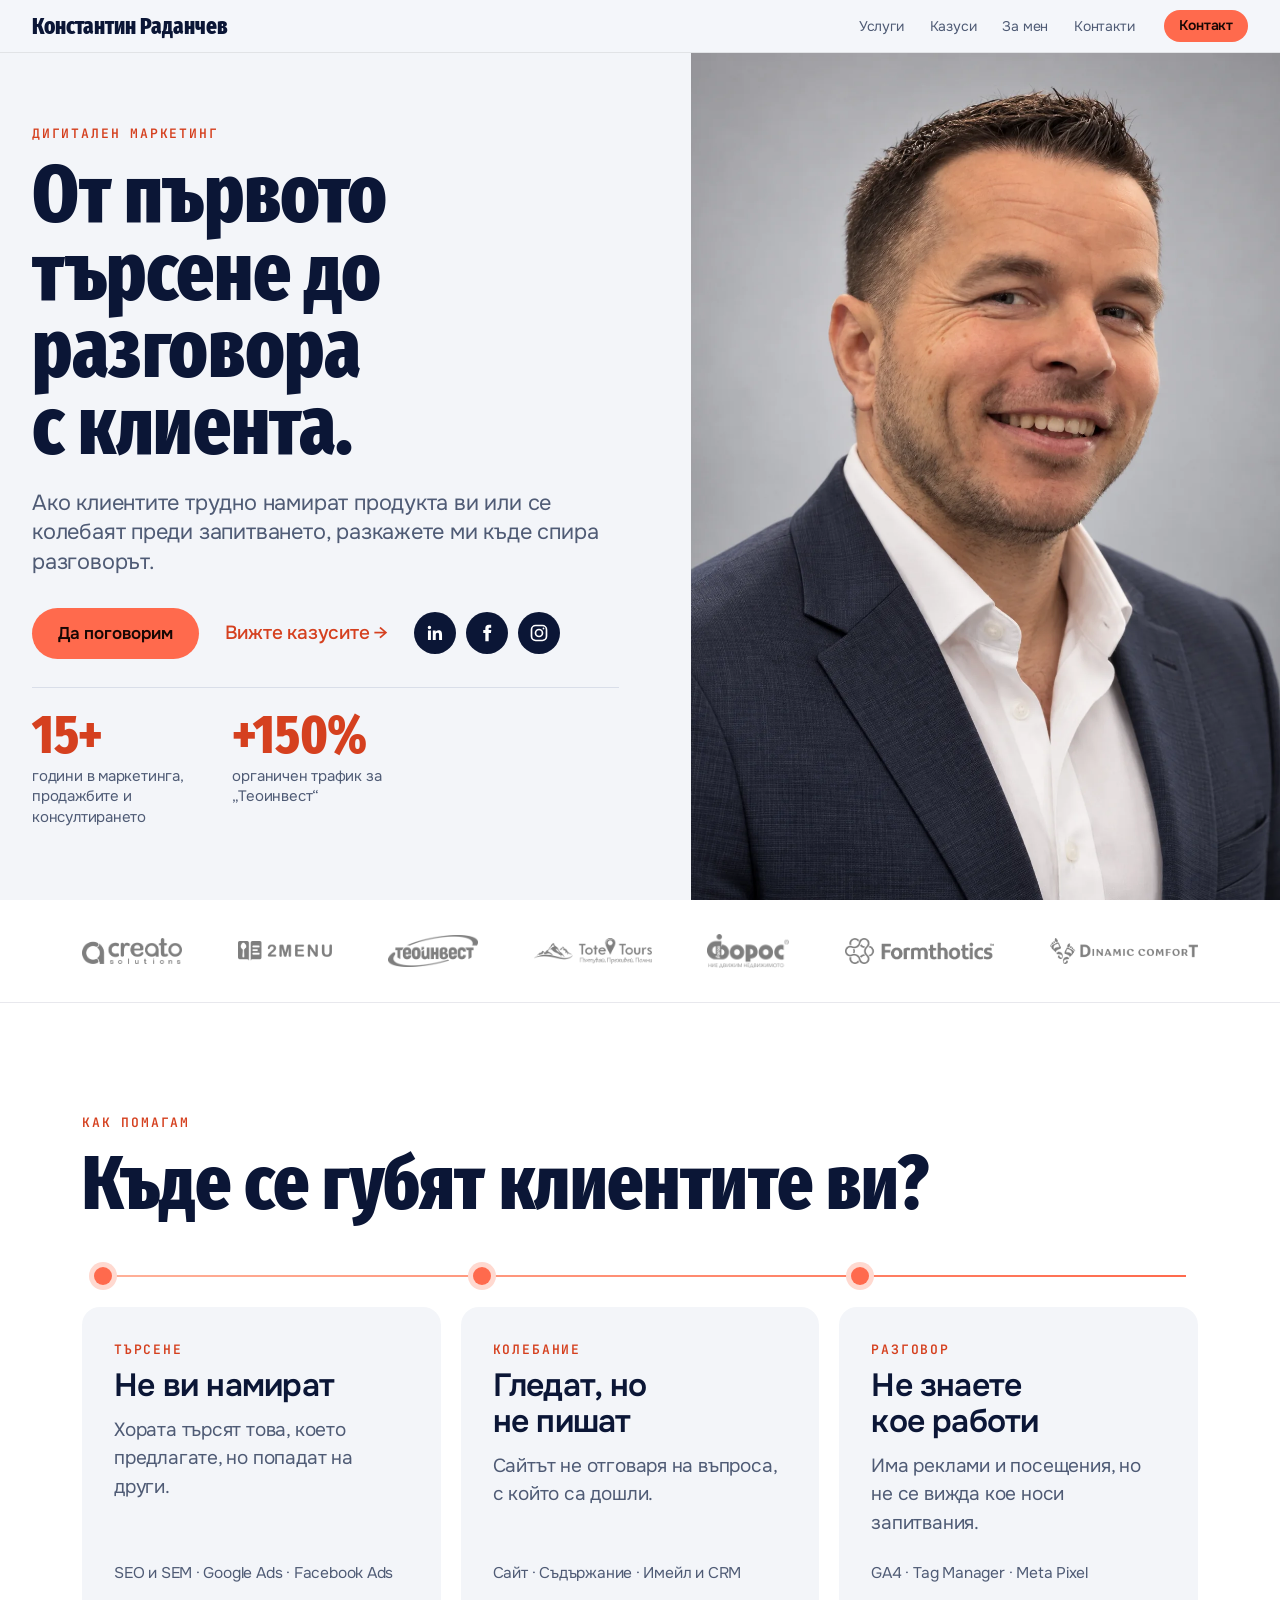
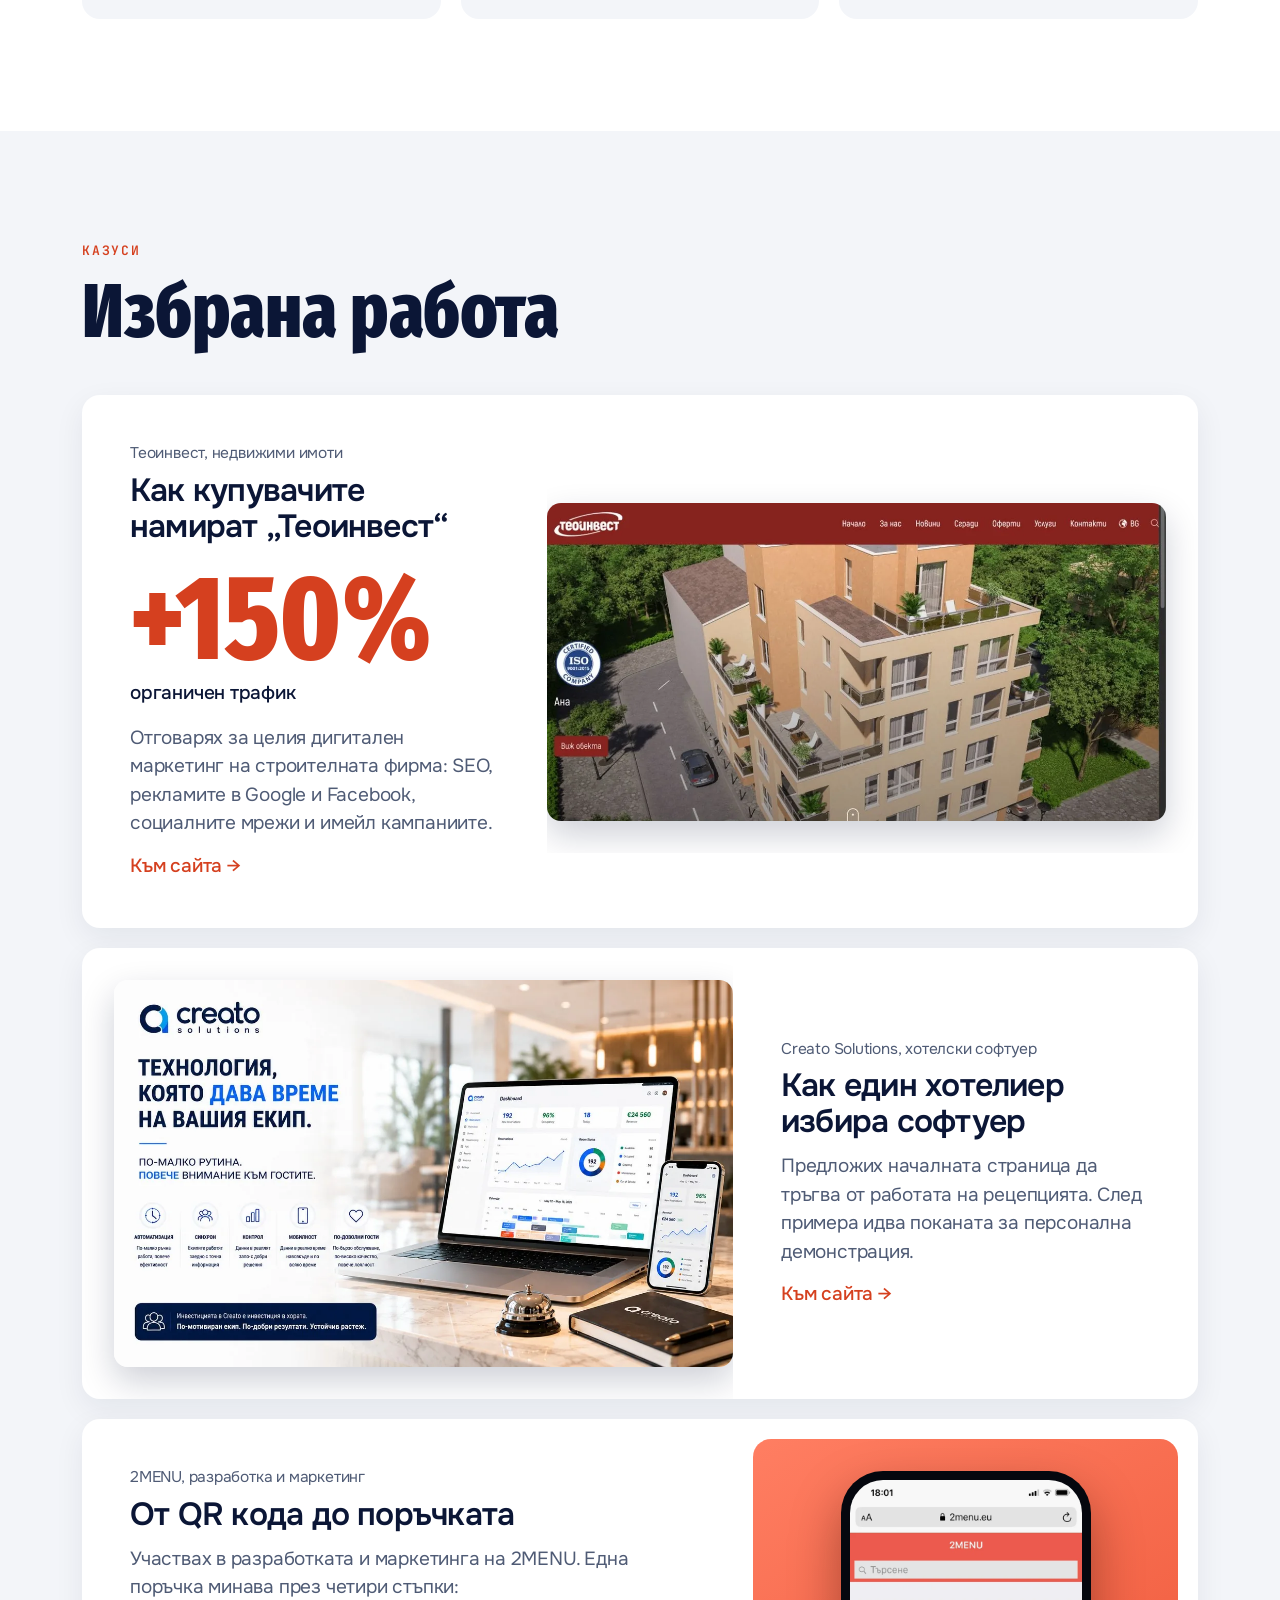
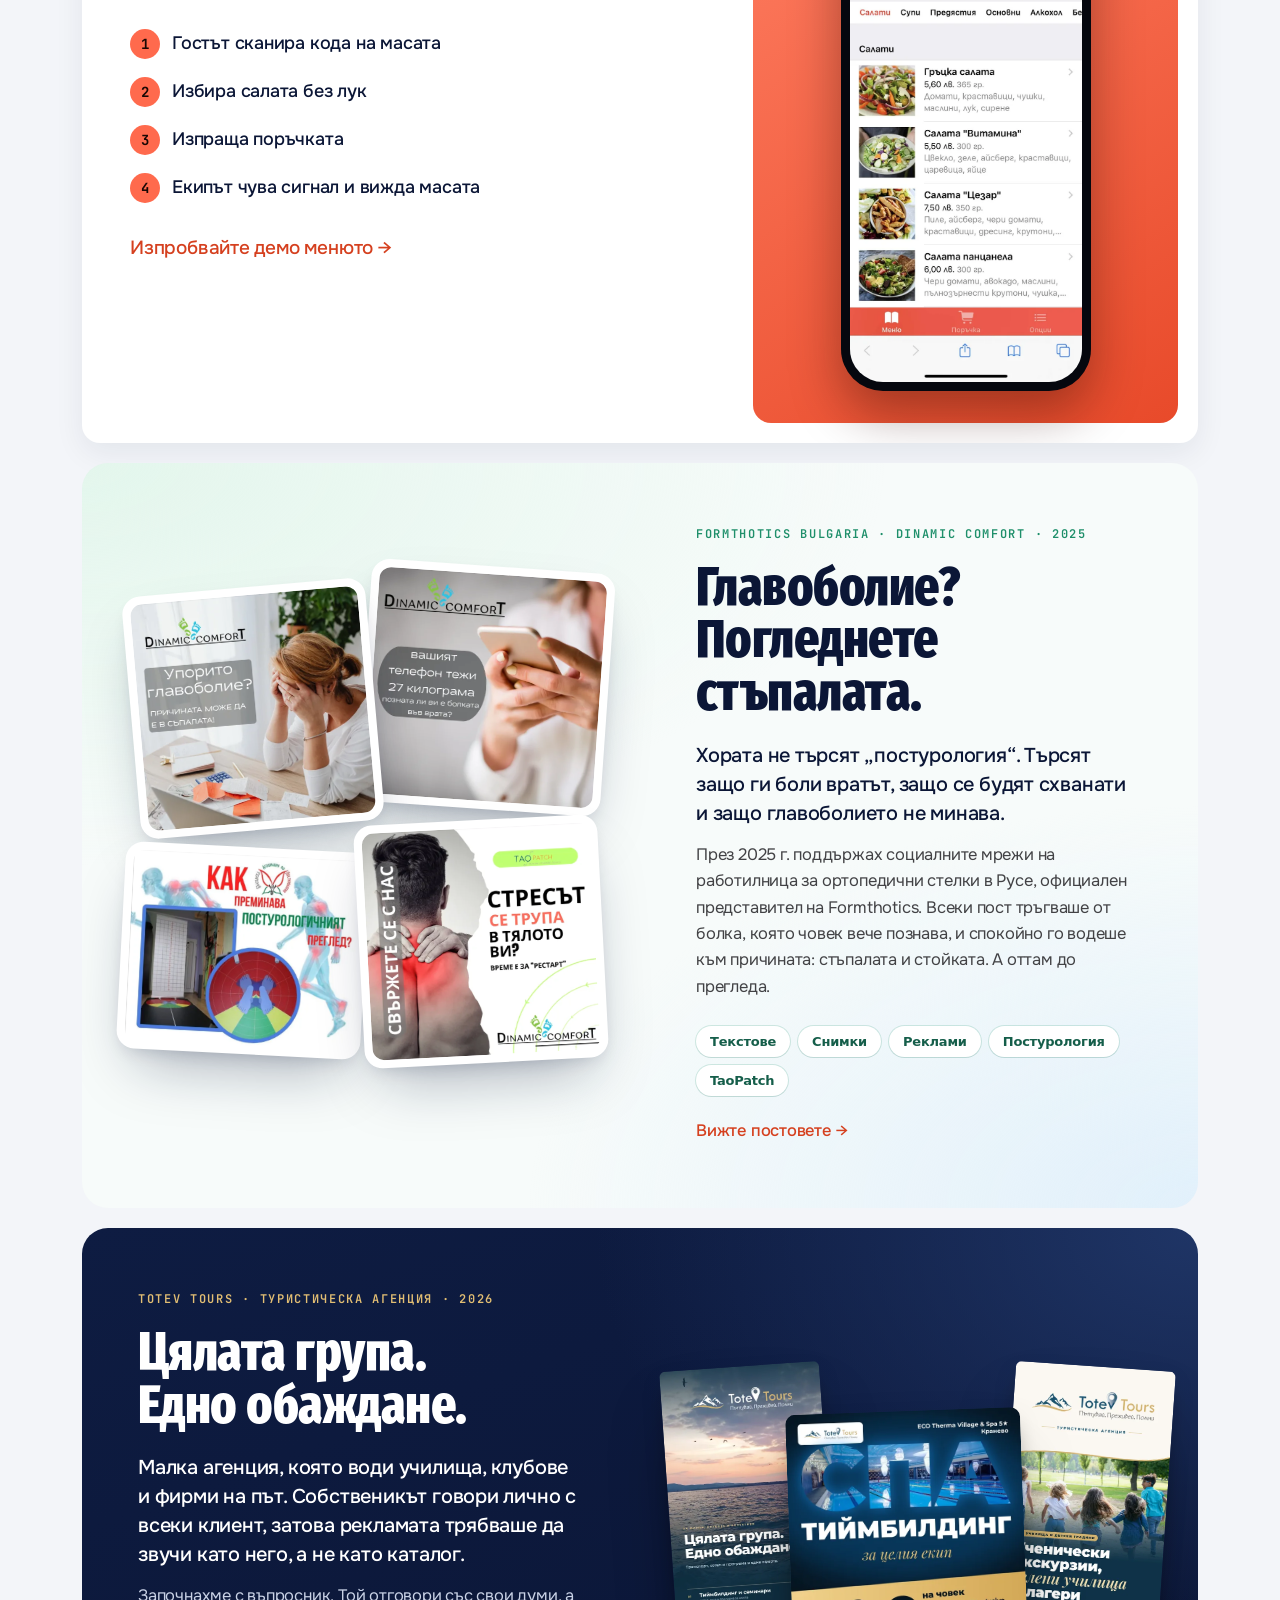
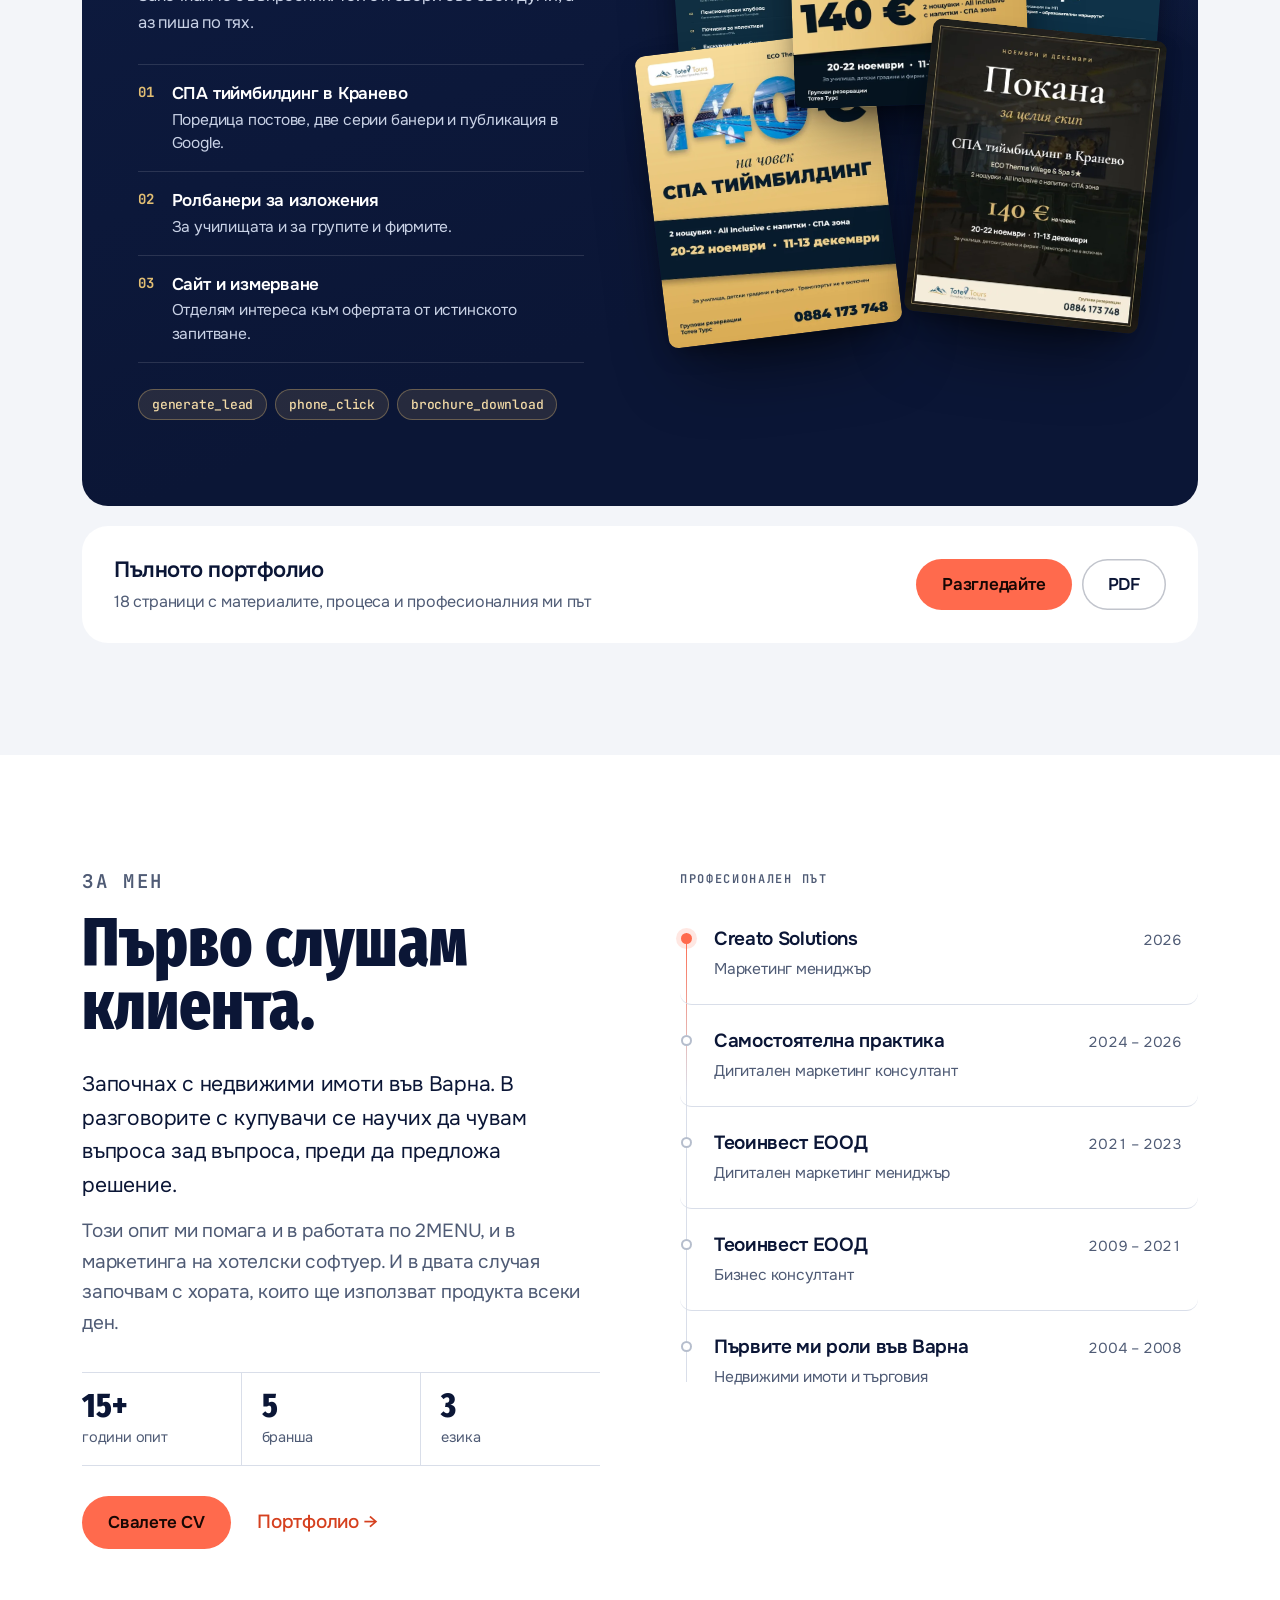
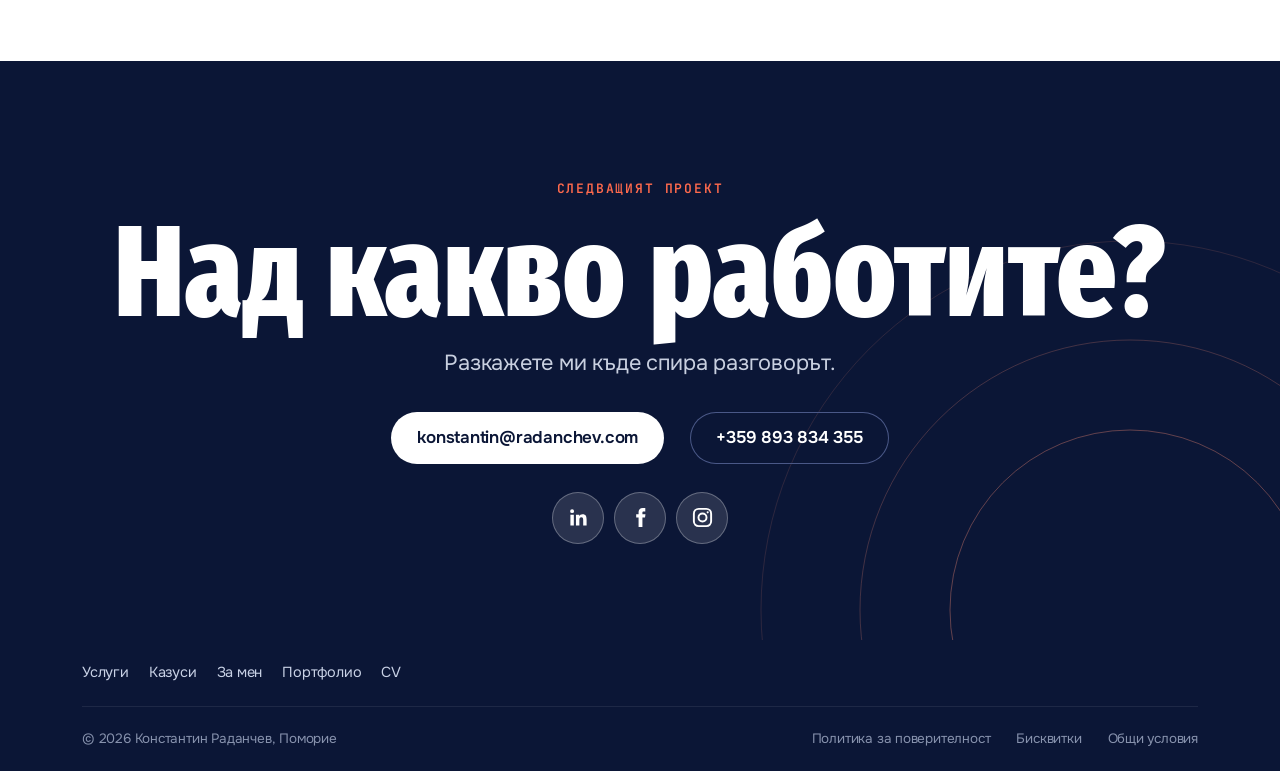
<file: index.html>
<!DOCTYPE html>
<html lang="bg">
<head>
<!-- Google Tag Manager -->
<script>(function(w,d,s,l,i){w[l]=w[l]||[];w[l].push({'gtm.start':
new Date().getTime(),event:'gtm.js'});var f=d.getElementsByTagName(s)[0],
j=d.createElement(s),dl=l!='dataLayer'?'&l='+l:'';j.async=true;j.src=
'https://www.googletagmanager.com/gtm.js?id='+i+dl;f.parentNode.insertBefore(j,f);
})(window,document,'script','dataLayer','GTM-PM62FV69');</script>
<!-- End Google Tag Manager -->

<meta charset="utf-8"><meta name="darkreader-lock"><meta name="robots" content="noindex, nofollow">
<meta name="viewport" content="width=device-width, initial-scale=1, viewport-fit=cover">
<meta name="theme-color" content="#F3F5F9">
<title>Константин Раданчев | Дигитален маркетинг консултант</title>
<meta name="description" content="Дигитален маркетинг за малки и средни фирми: SEO, Google и Facebook реклами, сайт, имейл, CRM и измерване на резултатите. Разкажете ми къде спира разговорът с клиента.">
<meta name="author" content="Константин Раданчев">
<link rel="canonical" href="https://radanchev.com/">
<meta property="og:type" content="website">
<meta property="og:locale" content="bg_BG">
<meta property="og:title" content="Константин Раданчев | От първото търсене до разговора с клиента">
<meta property="og:description" content="Дигитален маркетинг за фирми, чиито клиенти трудно ги намират или се колебаят преди запитването.">
<meta property="og:url" content="https://radanchev.com/">
<meta property="og:image" content="https://radanchev.com/assets/img/og-image.jpg">
<meta property="og:image:width" content="1200"><meta property="og:image:height" content="630">
<link rel="icon" href="favicon.ico" sizes="48x48"><link rel="icon" href="assets/img/favicon.svg" type="image/svg+xml"><link rel="apple-touch-icon" href="assets/img/apple-touch-icon.png"><link rel="manifest" href="site.webmanifest">
<link rel="stylesheet" href="assets/style.css?v=20261111">
<script type="application/ld+json">{"@context":"https://schema.org","@graph":[{"@type":"Person","name":"Константин Раданчев","jobTitle":"Дигитален маркетинг консултант","url":"https://radanchev.com/","email":"mailto:konstantin@radanchev.com","telephone":"+359893834355","address":{"@type":"PostalAddress","addressLocality":"Поморие","addressCountry":"BG"},"areaServed":{"@type":"Country","name":"България"},"sameAs":["https://www.linkedin.com/in/konstantin-radanchev","https://www.facebook.com/konstantin.radanchev","https://www.instagram.com/konstantinradanchev/"],"@id":"https://radanchev.com/#person"},{"@type":"ProfessionalService","@id":"https://radanchev.com/#service","name":"Константин Раданчев, дигитален маркетинг","url":"https://radanchev.com/","image":"https://radanchev.com/assets/img/og-image.jpg","email":"konstantin@radanchev.com","telephone":"+359893834355","address":{"@type":"PostalAddress","addressLocality":"Поморие","addressCountry":"BG"},"areaServed":{"@type":"Country","name":"България"},"founder":{"@id":"https://radanchev.com/#person"}}]}</script>
</head>
<body>
<!-- Google Tag Manager (noscript) -->
<noscript><iframe src="https://www.googletagmanager.com/ns.html?id=GTM-PM62FV69"
height="0" width="0" style="display:none;visibility:hidden"></iframe></noscript>
<!-- End Google Tag Manager (noscript) -->

<a class="skip" href="#main">Към съдържанието</a>
<header class="nav"><div class="wrap nav-in">
<a class="brand" href="#top">Константин Раданчев</a>
<nav aria-label="Основна навигация"><a href="#uslugi">Услуги</a><a href="#rabota">Казуси</a><a href="#za-men">За мен</a><a href="#kontakt">Контакти</a></nav>
<a class="btn sm" href="#kontakt">Контакт</a>
</div></header>

<main id="main">
<section class="hero" id="top">
<div class="hero-t"><div class="hero-in">
<p class="eb">Дигитален маркетинг</p>
<h1>От първото търсене до разговора с клиента.</h1>
<p class="lead">Ако клиентите трудно намират продукта ви или се колебаят преди запитването, разкажете ми къде спира разговорът.</p>
<div class="acts"><a class="btn" href="#kontakt">Да поговорим</a><a class="tlink" href="#rabota">Вижте казусите <span class="ar" aria-hidden="true">→</span></a><div class="socs dk"><a href="https://www.linkedin.com/in/konstantin-radanchev" rel="noopener me" target="_blank" aria-label="LinkedIn"><svg viewBox="0 0 24 24" aria-hidden="true"><path fill="currentColor" d="M20.447 20.452h-3.554v-5.569c0-1.328-.027-3.037-1.852-3.037-1.853 0-2.136 1.445-2.136 2.939v5.667H9.351V9h3.414v1.561h.046c.477-.9 1.637-1.85 3.37-1.85 3.601 0 4.267 2.37 4.267 5.455v6.286zM5.337 7.433a2.062 2.062 0 1 1 0-4.124 2.062 2.062 0 0 1 0 4.124zM7.119 20.452H3.555V9h3.564v11.452z"/></svg></a><a href="https://www.facebook.com/konstantin.radanchev" rel="noopener me" target="_blank" aria-label="Facebook"><svg viewBox="0 0 24 24" aria-hidden="true"><path fill="currentColor" d="M14 8.5V6.8c0-.8.5-1 1-1h2V2.2L14.3 2C11.4 2 10 3.7 10 6.3v2.2H7.5V12H10v10h4V12h2.7l.5-3.5H14z"/></svg></a><a href="https://www.instagram.com/konstantinradanchev/" rel="noopener me" target="_blank" aria-label="Instagram"><svg viewBox="0 0 24 24" aria-hidden="true" fill="none" stroke="currentColor" stroke-width="2"><rect x="3" y="3" width="18" height="18" rx="5"/><circle cx="12" cy="12" r="4.2"/><circle cx="17.4" cy="6.6" r="1.1" fill="currentColor" stroke="none"/></svg></a></div></div>
<dl class="facts"><div><dt>15+</dt><dd>години в маркетинга, продажбите и консултирането</dd></div><div><dt>+150%</dt><dd>органичен трафик за „Теоинвест“</dd></div></dl>
</div></div>
<figure class="hero-p"><img src="assets/img/hero.webp" width="1240" height="1653" alt="Константин Раданчев" fetchpriority="high"></figure>
</section>

<section class="logos" aria-label="Фирми, с които съм работил"><div class="wrap lg-in">
<img src="assets/img/creato_w.png" alt="Creato Solutions" loading="lazy">
<img src="assets/img/2menu_w.png" alt="2MENU" loading="lazy">
<img src="assets/img/teoinvest_w.png" alt="Теоинвест" loading="lazy">
<img src="assets/img/totev_w.png" alt="Totev Tours" loading="lazy">
<img src="assets/img/foros_w.png" alt="Форос" loading="lazy">
<img src="assets/img/formthotics_w.png" alt="Formthotics Bulgaria" loading="lazy">
<img src="assets/img/dinamic_w.png" alt="Dinamic Comfort" loading="lazy">
</div></section>

<section class="sec" id="uslugi"><div class="wrap">
<p class="eb d r">Как помагам</p>
<h2 class="r">Къде се губят клиентите ви?</h2>
<ol class="svc">
<li class="r"><span class="st">Търсене</span><h3>Не ви намират</h3><p>Хората търсят това, което предлагате, но попадат на други.</p><p class="sm">SEO и SEM · Google Ads · Facebook Ads</p></li>
<li class="r"><span class="st">Колебание</span><h3>Гледат, но не пишат</h3><p>Сайтът не отговаря на въпроса, с който са дошли.</p><p class="sm">Сайт · Съдържание · Имейл и CRM</p></li>
<li class="r"><span class="st">Разговор</span><h3>Не знаете кое работи</h3><p>Има реклами и посещения, но не се вижда кое носи запитвания.</p><p class="sm">GA4 · Tag Manager · Meta Pixel</p></li>
</ol>
</div></section>

<section class="sec alt" id="rabota"><div class="wrap">
<p class="eb d r">Казуси</p>
<h2 class="r">Избрана работа</h2>
<article class="tile lead-t r">
<div class="tx"><p class="sm">Теоинвест, недвижими имоти</p><h3>Как купувачите намират „Теоинвест“</h3><p class="res">+150%</p><p class="resl">органичен трафик</p><p>Отговарях за целия дигитален маркетинг на строителната фирма: SEO, рекламите в Google и Facebook, социалните мрежи и имейл кампаниите.</p><p><a class="tlink" href="https://teoinvest.com/bg" rel="noopener" target="_blank">Към сайта <span class="ar" aria-hidden="true">→</span></a></p></div>
<a class="sh" href="https://teoinvest.com/bg" rel="noopener" target="_blank" aria-label="Сайтът на Теоинвест"><img src="assets/img/teo_site.webp" width="1200" height="617" alt="" loading="lazy"></a>
</article>
<article class="tile lead-t rev r">
<a class="sh" href="https://creato.solutions/" rel="noopener" target="_blank" aria-label="Сайтът на Creato Solutions"><img src="assets/img/creato_vision.webp" width="1200" height="750" alt="" loading="lazy"></a>
<div class="tx"><p class="sm">Creato Solutions, хотелски софтуер</p><h3>Как един хотелиер избира софтуер</h3><p>Предложих началната страница да тръгва от работата на рецепцията. След примера идва поканата за персонална демонстрация.</p><p><a class="tlink" href="https://creato.solutions/" rel="noopener" target="_blank">Към сайта <span class="ar" aria-hidden="true">→</span></a></p></div>
</article>
<article class="tile menu r">
<div class="tx"><p class="sm">2MENU, разработка и маркетинг</p><h3>От QR кода до поръчката</h3><p>Участвах в разработката и маркетинга на 2MENU. Една поръчка минава през четири стъпки:</p>
<ol class="flow"><li><i>1</i>Гостът сканира кода на масата</li><li><i>2</i>Избира салата без лук</li><li><i>3</i>Изпраща поръчката</li><li><i>4</i>Екипът чува сигнал и вижда масата</li></ol>
<p><a class="tlink" href="https://2menu.eu/demo" rel="noopener" target="_blank">Изпробвайте демо менюто <span class="ar" aria-hidden="true">→</span></a></p></div>
<a class="ph-p" href="https://2menu.eu/demo" rel="noopener" target="_blank" aria-label="Демо менюто на 2MENU"><span class="ph"><img src="assets/img/menu_phone.webp" width="640" height="1385" alt="Менюто на 2MENU в телефон" loading="lazy"></span></a>
</article>
<article class="case case-dc r">
<div class="stage-dc" aria-hidden="true">
<figure class="post p1"><img src="assets/img/dc_head.webp" width="600" height="599" alt="" loading="lazy"></figure>
<figure class="post p2"><img src="assets/img/dc_phone.webp" width="600" height="599" alt="" loading="lazy"></figure>
<figure class="post p3"><img src="assets/img/dc_exam.webp" width="600" height="502" alt="" loading="lazy"></figure>
<figure class="post p4"><img src="assets/img/dc_stress.webp" width="600" height="599" alt="" loading="lazy"></figure>
</div>
<div class="cx">
<p class="kick">Formthotics Bulgaria · Dinamic Comfort · 2025</p>
<h3 class="big">Главоболие? Погледнете стъпалата.</h3>
<p class="lede">Хората не търсят „постурология“. Търсят защо ги боли вратът, защо се будят схванати и защо главоболието не минава.</p>
<p>През 2025 г. поддържах социалните мрежи на работилница за ортопедични стелки в Русе, официален представител на Formthotics. Всеки пост тръгваше от болка, която човек вече познава, и спокойно го водеше към причината: стъпалата и стойката. А оттам до прегледа.</p>
<ul class="chips"><li>Текстове</li><li>Снимки</li><li>Реклами</li><li>Постурология</li><li>TaoPatch</li></ul>
<p><a class="tlink" href="https://www.facebook.com/Dinamic.Comfort" rel="noopener" target="_blank">Вижте постовете <span class="ar" aria-hidden="true">→</span></a></p>
</div>
</article>
<article class="case case-tt r">
<div class="cx">
<p class="kick">Totev Tours · туристическа агенция · 2026</p>
<h3 class="big">Цялата група. Едно обаждане.</h3>
<p class="lede">Малка агенция, която води училища, клубове и фирми на път. Собственикът говори лично с всеки клиент, затова рекламата трябваше да звучи като него, а не като каталог.</p>
<p>Започнахме с въпросник. Той отговори със свои думи, а аз пиша по тях.</p>
<ol class="steps">
<li><b>01</b><span><strong>СПА тиймбилдинг в Кранево</strong>Поредица постове, две серии банери и публикация в Google.</span></li>
<li><b>02</b><span><strong>Ролбанери за изложения</strong>За училищата и за групите и фирмите.</span></li>
<li><b>03</b><span><strong>Сайт и измерване</strong>Отделям интереса към офертата от истинското запитване.</span></li>
</ol>
<ul class="chips code"><li>generate_lead</li><li>phone_click</li><li>brochure_download</li></ul>
</div>
<div class="stage-tt" aria-hidden="true">
<img class="roll r1" src="assets/img/tt_roll_groups.webp" width="440" height="1035" alt="" loading="lazy">
<img class="roll r2" src="assets/img/tt_roll_school.webp" width="440" height="1035" alt="" loading="lazy">
<img class="ban b1" src="assets/img/tt_spa.webp" width="600" height="750" alt="" loading="lazy">
<img class="ban b2" src="assets/img/tt_price.webp" width="600" height="750" alt="" loading="lazy">
<img class="ban b3" src="assets/img/tt_invite.webp" width="600" height="750" alt="" loading="lazy">
</div>
</article>
<div class="more pf-cta r"><div><b>Пълното портфолио</b><span>18 страници с материалите, процеса и професионалния ми път</span></div><p><a class="btn" href="portfolio/">Разгледайте</a><a class="btn line-d" href="portfolio/Konstantin_Radanchev_Portfolio_2026.pdf" download>PDF</a></p></div>
</div></section>

<section class="sec ab4" id="za-men"><div class="wrap ab4-g">
<div class="ab4-l r">
<p class="eb d">За мен</p>
<h2>Първо слушам<br>клиента.</h2>
<p class="ab4-lead">Започнах с недвижими имоти във Варна. В разговорите с купувачи се научих да чувам въпроса зад въпроса, преди да предложа решение.</p>
<p>Този опит ми помага и в работата по 2MENU, и в маркетинга на хотелски софтуер. И в двата случая започвам с хората, които ще използват продукта всеки ден.</p>
<ul class="ab4-facts"><li><b>15+</b>години опит</li><li><b>5</b>бранша</li><li><b>3</b>езика</li></ul>
<p class="ab4-acts"><a class="btn" href="cv.pdf">Свалете CV</a><a class="tlink" href="portfolio/">Портфолио <span class="ar" aria-hidden="true">→</span></a></p>
</div>
<div class="ab4-r r">
<p class="ab4-cap">Професионален път</p>
<ol class="ab4-tl">
<li class="now"><div><b>Creato Solutions</b><span>Маркетинг мениджър</span></div><time>2026</time></li>
<li><div><b>Самостоятелна практика</b><span>Дигитален маркетинг консултант</span></div><time>2024 – 2026</time></li>
<li><div><b>Теоинвест ЕООД</b><span>Дигитален маркетинг мениджър</span></div><time>2021 – 2023</time></li>
<li><div><b>Теоинвест ЕООД</b><span>Бизнес консултант</span></div><time>2009 – 2021</time></li>
<li><div><b>Първите ми роли във Варна</b><span>Недвижими имоти и търговия</span></div><time>2004 – 2008</time></li>
</ol>
</div>
</div></section>

<section class="contact" id="kontakt"><svg class="rings" viewBox="0 0 1000 1000" fill="none" aria-hidden="true"><g stroke="#FF8E75"><circle cx="500" cy="500" r="200" opacity=".4"/><circle cx="500" cy="500" r="300" opacity=".26"/><circle cx="500" cy="500" r="410" opacity=".16"/></g></svg><div class="wrap">
<p class="eb r">Следващият проект</p>
<h2 class="r">Над какво работите?</h2>
<p class="lead r">Разкажете ми къде спира разговорът.</p>
<p class="acts r"><a class="btn light" href="mailto:konstantin@radanchev.com?subject=%D0%9D%D0%B0%D0%B4%20%D0%BA%D0%B0%D0%BA%D0%B2%D0%BE%20%D1%80%D0%B0%D0%B1%D0%BE%D1%82%D0%B8%D0%BC">konstantin@radanchev.com</a><a class="btn line" href="tel:+359893834355">+359 893 834 355</a></p>
<div class="socs lt r"><a href="https://www.linkedin.com/in/konstantin-radanchev" rel="noopener me" target="_blank" aria-label="LinkedIn"><svg viewBox="0 0 24 24" aria-hidden="true"><path fill="currentColor" d="M20.447 20.452h-3.554v-5.569c0-1.328-.027-3.037-1.852-3.037-1.853 0-2.136 1.445-2.136 2.939v5.667H9.351V9h3.414v1.561h.046c.477-.9 1.637-1.85 3.37-1.85 3.601 0 4.267 2.37 4.267 5.455v6.286zM5.337 7.433a2.062 2.062 0 1 1 0-4.124 2.062 2.062 0 0 1 0 4.124zM7.119 20.452H3.555V9h3.564v11.452z"/></svg></a><a href="https://www.facebook.com/konstantin.radanchev" rel="noopener me" target="_blank" aria-label="Facebook"><svg viewBox="0 0 24 24" aria-hidden="true"><path fill="currentColor" d="M14 8.5V6.8c0-.8.5-1 1-1h2V2.2L14.3 2C11.4 2 10 3.7 10 6.3v2.2H7.5V12H10v10h4V12h2.7l.5-3.5H14z"/></svg></a><a href="https://www.instagram.com/konstantinradanchev/" rel="noopener me" target="_blank" aria-label="Instagram"><svg viewBox="0 0 24 24" aria-hidden="true" fill="none" stroke="currentColor" stroke-width="2"><rect x="3" y="3" width="18" height="18" rx="5"/><circle cx="12" cy="12" r="4.2"/><circle cx="17.4" cy="6.6" r="1.1" fill="currentColor" stroke="none"/></svg></a></div>
</div></section>
</main>

<footer class="ft fS"><div class="wrap">
<div class="fS-row"><nav class="fS-nav" aria-label="Страници"><a href="#uslugi">Услуги</a><a href="#rabota">Казуси</a><a href="#za-men">За мен</a><a href="portfolio/">Портфолио</a><a href="cv.pdf">CV</a></nav></div>
<div class="fS-row fS-bot"><span>© 2026 Константин Раданчев, Поморие</span><nav aria-label="Правна информация"><a href="poveritelnost/">Политика за поверителност</a><a href="poveritelnost/#biskvitki">Бисквитки</a><a href="usloviya/">Общи условия</a></nav></div>
</div></footer>
<script src="assets/main.js?v=20261111" defer></script>
</body>
</html>
</file>
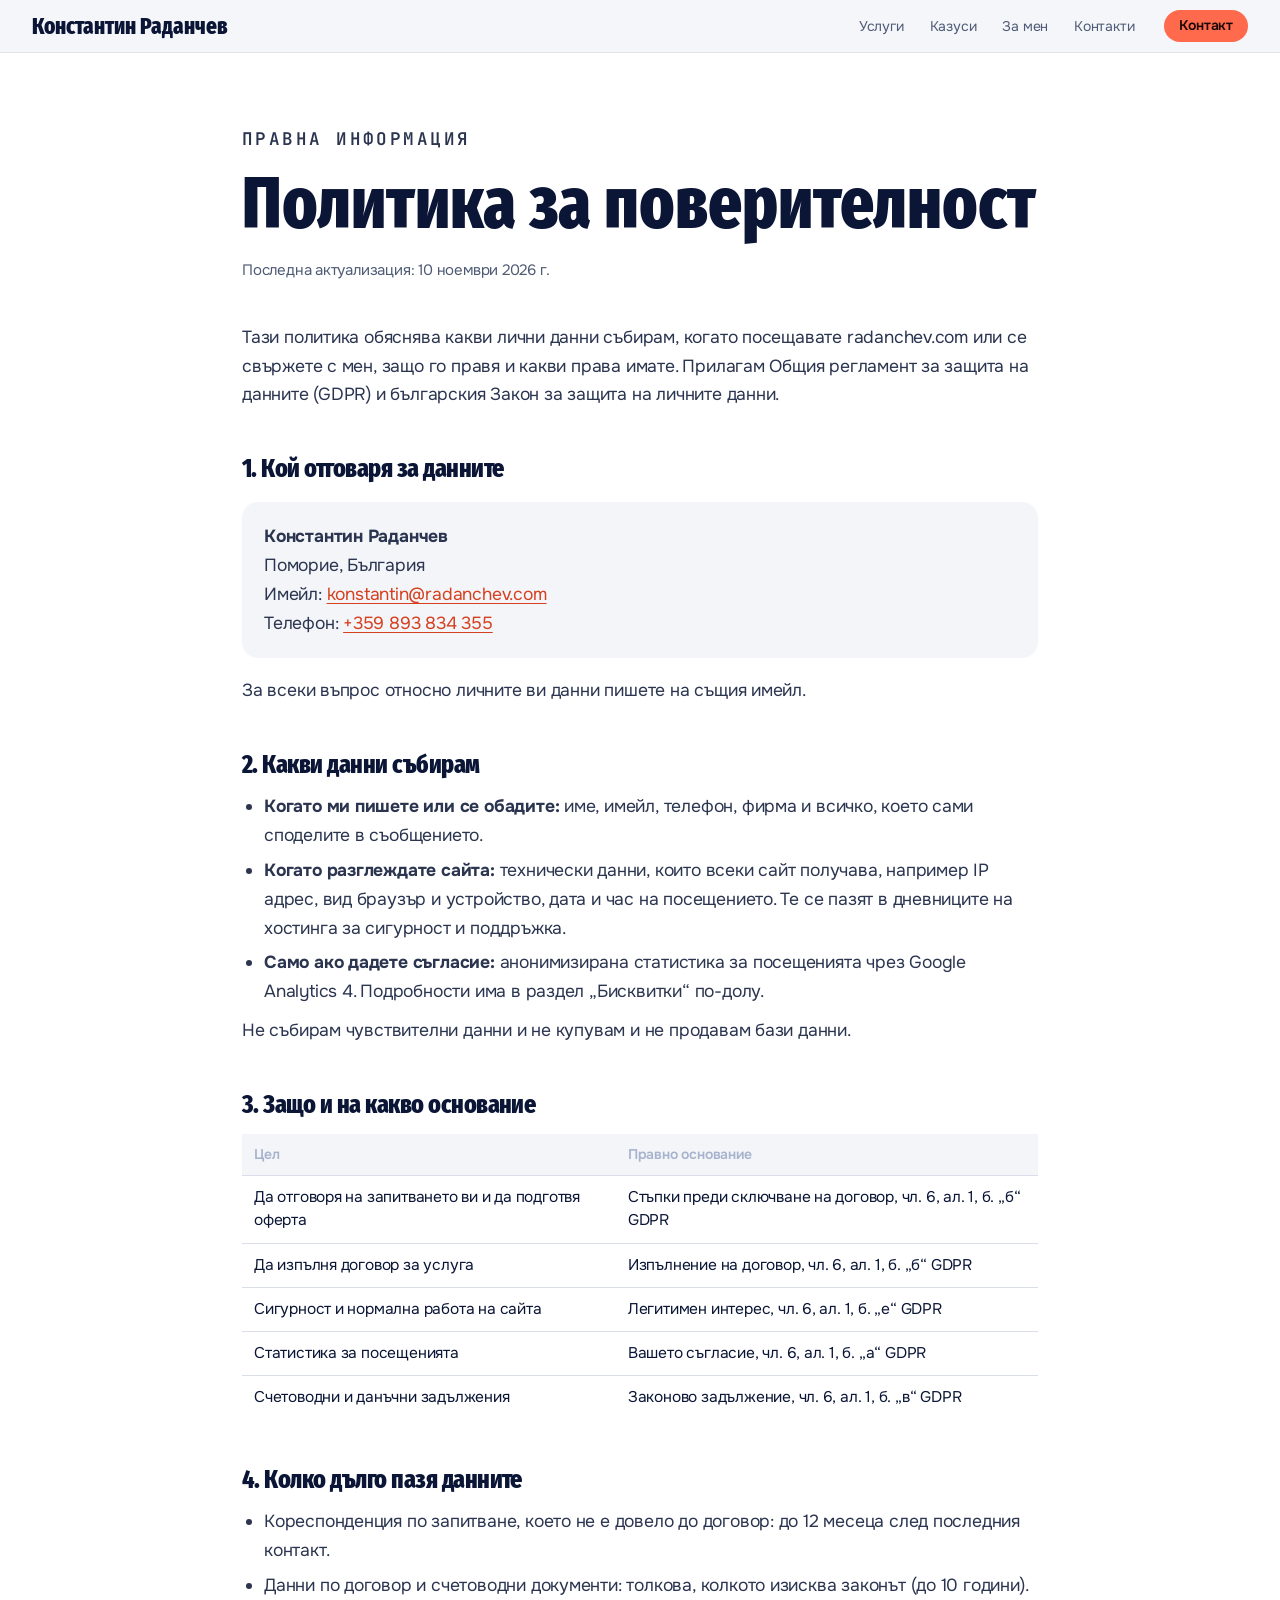
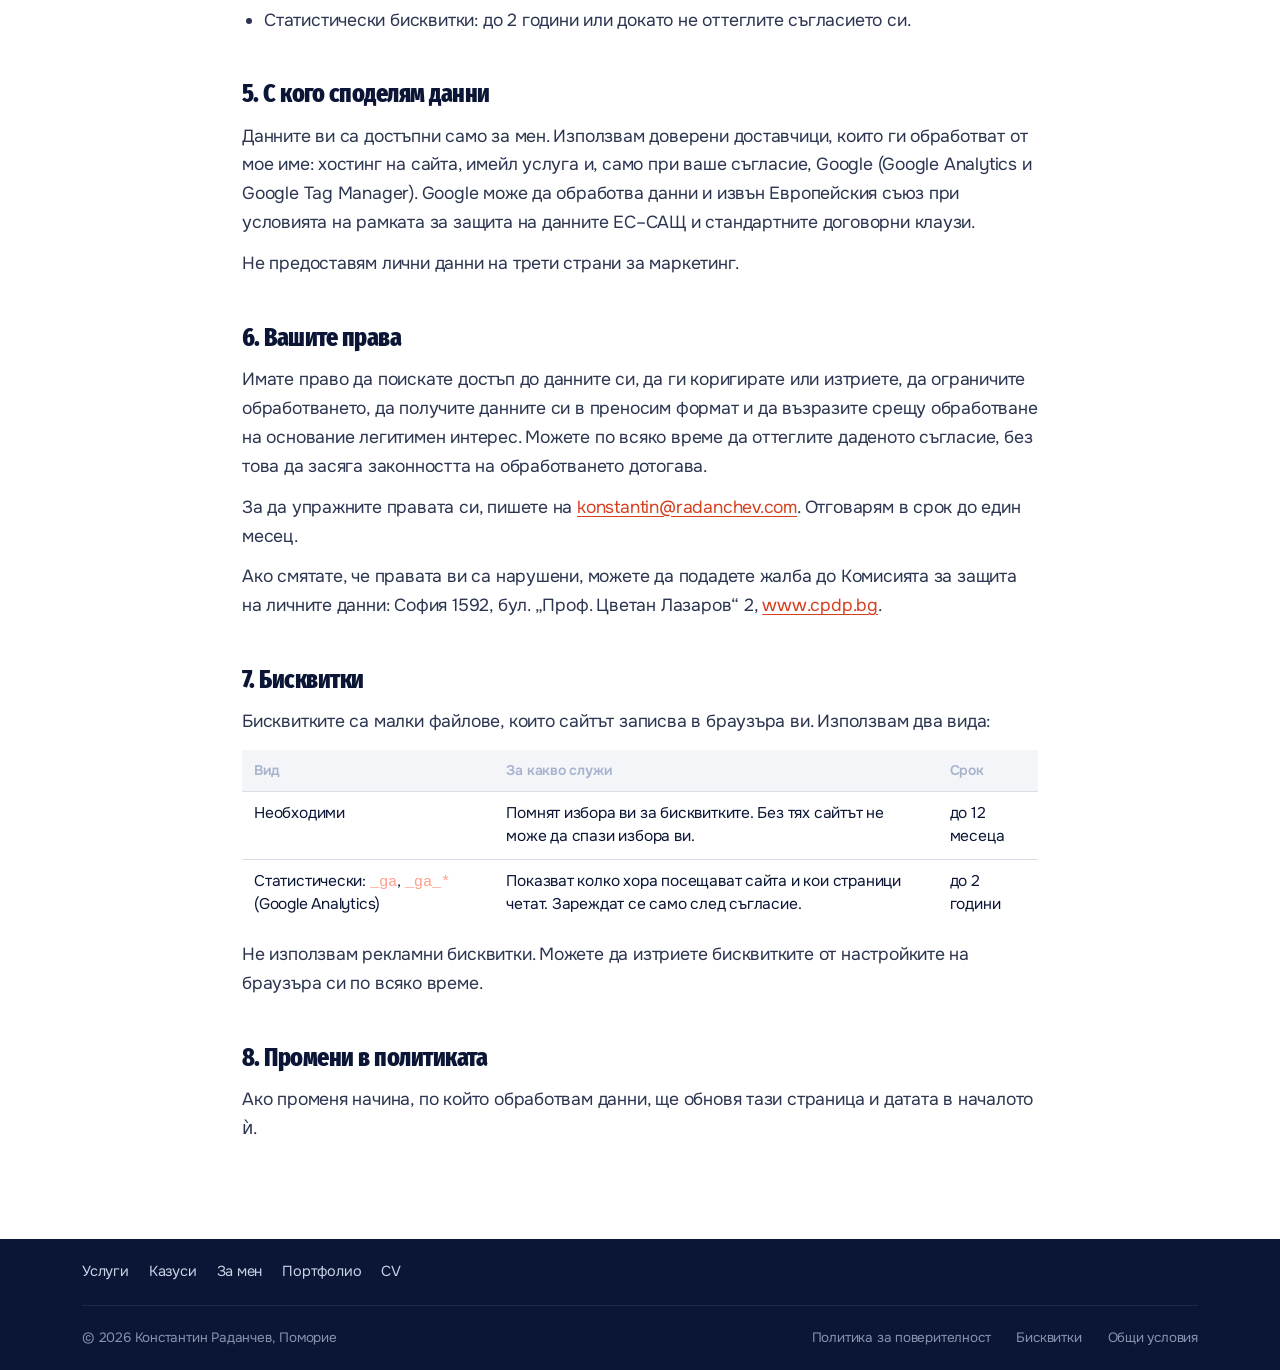
<file: poveritelnost/index.html>
<!DOCTYPE html>
<html lang="bg">
<head>
<!-- Google Tag Manager -->
<script>(function(w,d,s,l,i){w[l]=w[l]||[];w[l].push({'gtm.start':
new Date().getTime(),event:'gtm.js'});var f=d.getElementsByTagName(s)[0],
j=d.createElement(s),dl=l!='dataLayer'?'&l='+l:'';j.async=true;j.src=
'https://www.googletagmanager.com/gtm.js?id='+i+dl;f.parentNode.insertBefore(j,f);
})(window,document,'script','dataLayer','GTM-PM62FV69');</script>
<!-- End Google Tag Manager -->
<meta charset="utf-8"><meta name="darkreader-lock"><meta name="robots" content="noindex, nofollow">
<meta name="viewport" content="width=device-width, initial-scale=1, viewport-fit=cover">
<meta name="theme-color" content="#F3F5F9">
<title>Политика за поверителност | Константин Раданчев</title>
<meta name="description" content="Как Константин Раданчев обработва лични данни и какви бисквитки използва radanchev.com.">
<link rel="canonical" href="https://radanchev.com/poveritelnost/">
<link rel="icon" href="../favicon.ico" sizes="48x48"><link rel="icon" href="../assets/img/favicon.svg" type="image/svg+xml"><link rel="apple-touch-icon" href="../assets/img/apple-touch-icon.png">
<link rel="stylesheet" href="../assets/style.css?v=20261111">
</head>
<body>
<!-- Google Tag Manager (noscript) -->
<noscript><iframe src="https://www.googletagmanager.com/ns.html?id=GTM-PM62FV69"
height="0" width="0" style="display:none;visibility:hidden"></iframe></noscript>
<!-- End Google Tag Manager (noscript) -->
<a class="skip" href="#main">Към съдържанието</a>
<header class="nav"><div class="wrap nav-in">
<a class="brand" href="../">Константин Раданчев</a>
<nav aria-label="Основна навигация"><a href="../#uslugi">Услуги</a><a href="../#rabota">Казуси</a><a href="../#za-men">За мен</a><a href="../#kontakt">Контакти</a></nav>
<a class="btn sm" href="../#kontakt">Контакт</a>
</div></header>
<main id="main" class="doc"><div class="wrap">
<p class="eb d">Правна информация</p>
<h1>Политика за поверителност</h1>
<p class="upd">Последна актуализация: 10 ноември 2026 г.</p>
<p>Тази политика обяснява какви лични данни събирам, когато посещавате radanchev.com или се свържете с мен, защо го правя и какви права имате. Прилагам Общия регламент за защита на данните (GDPR) и българския Закон за защита на личните данни.</p>

<h2>1. Кой отговаря за данните</h2>
<div class="box"><p><b>Константин Раданчев</b><br>Поморие, България<br>Имейл: <a href="mailto:konstantin@radanchev.com">konstantin@radanchev.com</a><br>Телефон: <a href="tel:+359893834355">+359 893 834 355</a></p></div>
<p>За всеки въпрос относно личните ви данни пишете на същия имейл.</p>

<h2>2. Какви данни събирам</h2>
<ul>
<li><b>Когато ми пишете или се обадите:</b> име, имейл, телефон, фирма и всичко, което сами споделите в съобщението.</li>
<li><b>Когато разглеждате сайта:</b> технически данни, които всеки сайт получава, например IP адрес, вид браузър и устройство, дата и час на посещението. Те се пазят в дневниците на хостинга за сигурност и поддръжка.</li>
<li><b>Само ако дадете съгласие:</b> анонимизирана статистика за посещенията чрез Google Analytics 4. Подробности има в раздел „Бисквитки“ по-долу.</li>
</ul>
<p>Не събирам чувствителни данни и не купувам и не продавам бази данни.</p>

<h2>3. Защо и на какво основание</h2>
<table><thead><tr><th>Цел</th><th>Правно основание</th></tr></thead><tbody>
<tr><td>Да отговоря на запитването ви и да подготвя оферта</td><td>Стъпки преди сключване на договор, чл. 6, ал. 1, б. „б“ GDPR</td></tr>
<tr><td>Да изпълня договор за услуга</td><td>Изпълнение на договор, чл. 6, ал. 1, б. „б“ GDPR</td></tr>
<tr><td>Сигурност и нормална работа на сайта</td><td>Легитимен интерес, чл. 6, ал. 1, б. „е“ GDPR</td></tr>
<tr><td>Статистика за посещенията</td><td>Вашето съгласие, чл. 6, ал. 1, б. „а“ GDPR</td></tr>
<tr><td>Счетоводни и данъчни задължения</td><td>Законово задължение, чл. 6, ал. 1, б. „в“ GDPR</td></tr>
</tbody></table>

<h2>4. Колко дълго пазя данните</h2>
<ul>
<li>Кореспонденция по запитване, което не е довело до договор: до 12 месеца след последния контакт.</li>
<li>Данни по договор и счетоводни документи: толкова, колкото изисква законът (до 10 години).</li>
<li>Статистически бисквитки: до 2 години или докато не оттеглите съгласието си.</li>
</ul>

<h2>5. С кого споделям данни</h2>
<p>Данните ви са достъпни само за мен. Използвам доверени доставчици, които ги обработват от мое име: хостинг на сайта, имейл услуга и, само при ваше съгласие, Google (Google Analytics и Google Tag Manager). Google може да обработва данни и извън Европейския съюз при условията на рамката за защита на данните ЕС–САЩ и стандартните договорни клаузи.</p>
<p>Не предоставям лични данни на трети страни за маркетинг.</p>

<h2>6. Вашите права</h2>
<p>Имате право да поискате достъп до данните си, да ги коригирате или изтриете, да ограничите обработването, да получите данните си в преносим формат и да възразите срещу обработване на основание легитимен интерес. Можете по всяко време да оттеглите даденото съгласие, без това да засяга законността на обработването дотогава.</p>
<p>За да упражните правата си, пишете на <a href="mailto:konstantin@radanchev.com">konstantin@radanchev.com</a>. Отговарям в срок до един месец.</p>
<p>Ако смятате, че правата ви са нарушени, можете да подадете жалба до Комисията за защита на личните данни: София 1592, бул. „Проф. Цветан Лазаров“ 2, <a href="https://www.cpdp.bg/" rel="noopener" target="_blank">www.cpdp.bg</a>.</p>

<h2 id="biskvitki">7. Бисквитки</h2>
<p>Бисквитките са малки файлове, които сайтът записва в браузъра ви. Използвам два вида:</p>
<table><thead><tr><th>Вид</th><th>За какво служи</th><th>Срок</th></tr></thead><tbody>
<tr><td>Необходими</td><td>Помнят избора ви за бисквитките. Без тях сайтът не може да спази избора ви.</td><td>до 12 месеца</td></tr>
<tr><td>Статистически: <code>_ga</code>, <code>_ga_*</code> (Google Analytics)</td><td>Показват колко хора посещават сайта и кои страници четат. Зареждат се само след съгласие.</td><td>до 2 години</td></tr>
</tbody></table>
<p>Не използвам рекламни бисквитки. Можете да изтриете бисквитките от настройките на браузъра си по всяко време.</p>

<h2>8. Промени в политиката</h2>
<p>Ако променя начина, по който обработвам данни, ще обновя тази страница и датата в началото ѝ.</p>
</div></main>
<footer class="ft fS"><div class="wrap">
<div class="fS-row"><nav class="fS-nav" aria-label="Страници"><a href="../#uslugi">Услуги</a><a href="../#rabota">Казуси</a><a href="../#za-men">За мен</a><a href="../portfolio/">Портфолио</a><a href="../cv.pdf">CV</a></nav></div>
<div class="fS-row fS-bot"><span>© 2026 Константин Раданчев, Поморие</span><nav aria-label="Правна информация"><a href="../poveritelnost/">Политика за поверителност</a><a href="../poveritelnost/#biskvitki">Бисквитки</a><a href="../usloviya/">Общи условия</a></nav></div>
</div></footer>
</body>
</html>
</file>
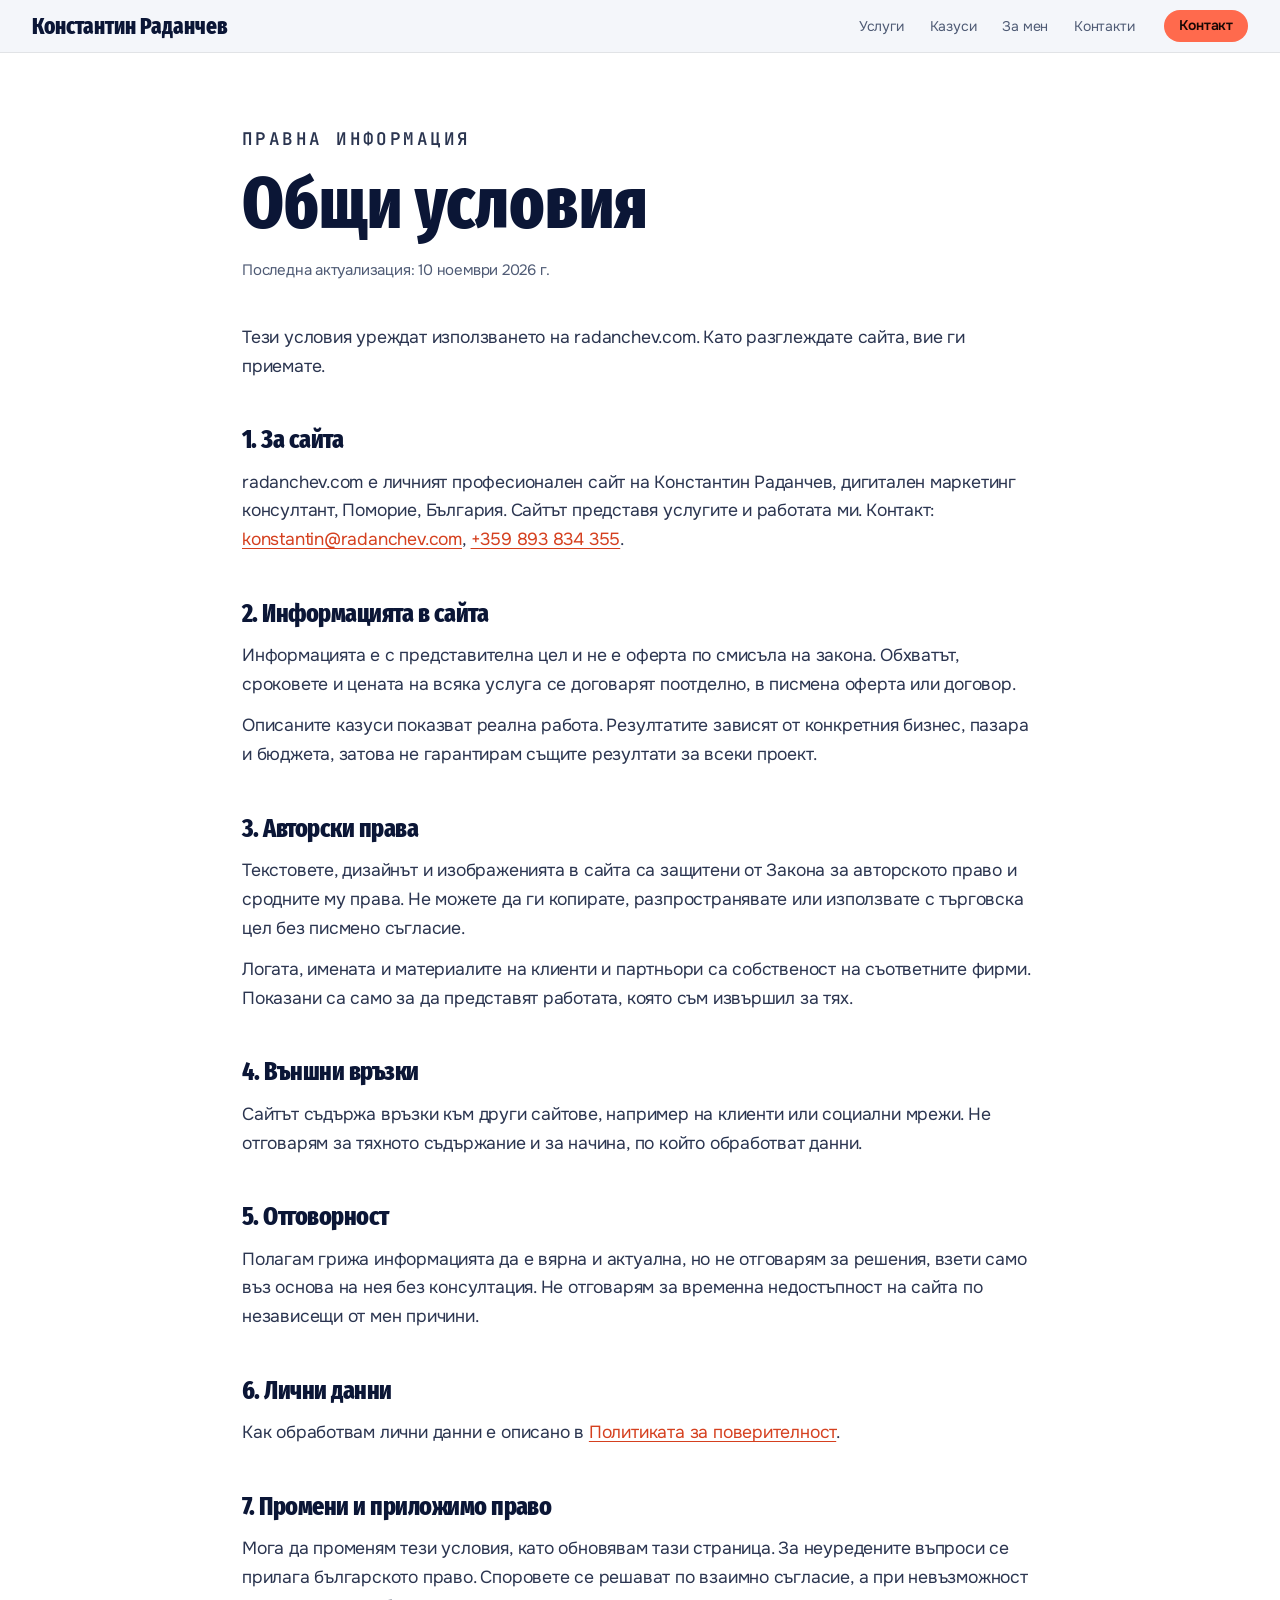
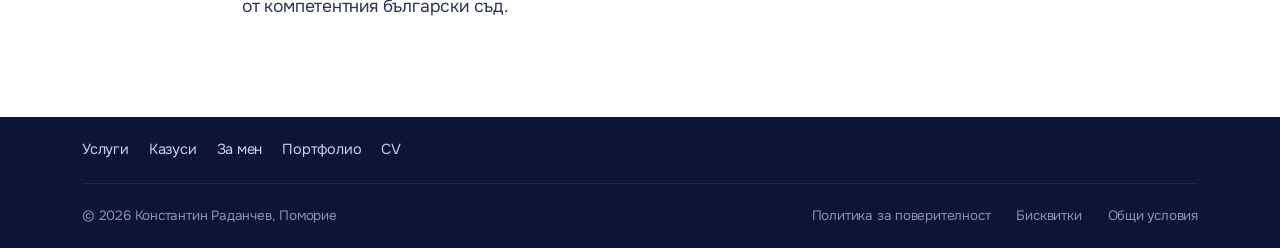
<file: usloviya/index.html>
<!DOCTYPE html>
<html lang="bg">
<head>
<!-- Google Tag Manager -->
<script>(function(w,d,s,l,i){w[l]=w[l]||[];w[l].push({'gtm.start':
new Date().getTime(),event:'gtm.js'});var f=d.getElementsByTagName(s)[0],
j=d.createElement(s),dl=l!='dataLayer'?'&l='+l:'';j.async=true;j.src=
'https://www.googletagmanager.com/gtm.js?id='+i+dl;f.parentNode.insertBefore(j,f);
})(window,document,'script','dataLayer','GTM-PM62FV69');</script>
<!-- End Google Tag Manager -->
<meta charset="utf-8"><meta name="darkreader-lock"><meta name="robots" content="noindex, nofollow">
<meta name="viewport" content="width=device-width, initial-scale=1, viewport-fit=cover">
<meta name="theme-color" content="#F3F5F9">
<title>Общи условия | Константин Раданчев</title>
<meta name="description" content="Общи условия за ползване на radanchev.com.">
<link rel="canonical" href="https://radanchev.com/usloviya/">
<link rel="icon" href="../favicon.ico" sizes="48x48"><link rel="icon" href="../assets/img/favicon.svg" type="image/svg+xml"><link rel="apple-touch-icon" href="../assets/img/apple-touch-icon.png">
<link rel="stylesheet" href="../assets/style.css?v=20261111">
</head>
<body>
<!-- Google Tag Manager (noscript) -->
<noscript><iframe src="https://www.googletagmanager.com/ns.html?id=GTM-PM62FV69"
height="0" width="0" style="display:none;visibility:hidden"></iframe></noscript>
<!-- End Google Tag Manager (noscript) -->
<a class="skip" href="#main">Към съдържанието</a>
<header class="nav"><div class="wrap nav-in">
<a class="brand" href="../">Константин Раданчев</a>
<nav aria-label="Основна навигация"><a href="../#uslugi">Услуги</a><a href="../#rabota">Казуси</a><a href="../#za-men">За мен</a><a href="../#kontakt">Контакти</a></nav>
<a class="btn sm" href="../#kontakt">Контакт</a>
</div></header>
<main id="main" class="doc"><div class="wrap">
<p class="eb d">Правна информация</p>
<h1>Общи условия</h1>
<p class="upd">Последна актуализация: 10 ноември 2026 г.</p>
<p>Тези условия уреждат използването на radanchev.com. Като разглеждате сайта, вие ги приемате.</p>

<h2>1. За сайта</h2>
<p>radanchev.com е личният професионален сайт на Константин Раданчев, дигитален маркетинг консултант, Поморие, България. Сайтът представя услугите и работата ми. Контакт: <a href="mailto:konstantin@radanchev.com">konstantin@radanchev.com</a>, <a href="tel:+359893834355">+359 893 834 355</a>.</p>

<h2>2. Информацията в сайта</h2>
<p>Информацията е с представителна цел и не е оферта по смисъла на закона. Обхватът, сроковете и цената на всяка услуга се договарят поотделно, в писмена оферта или договор.</p>
<p>Описаните казуси показват реална работа. Резултатите зависят от конкретния бизнес, пазара и бюджета, затова не гарантирам същите резултати за всеки проект.</p>

<h2>3. Авторски права</h2>
<p>Текстовете, дизайнът и изображенията в сайта са защитени от Закона за авторското право и сродните му права. Не можете да ги копирате, разпространявате или използвате с търговска цел без писмено съгласие.</p>
<p>Логата, имената и материалите на клиенти и партньори са собственост на съответните фирми. Показани са само за да представят работата, която съм извършил за тях.</p>

<h2>4. Външни връзки</h2>
<p>Сайтът съдържа връзки към други сайтове, например на клиенти или социални мрежи. Не отговарям за тяхното съдържание и за начина, по който обработват данни.</p>

<h2>5. Отговорност</h2>
<p>Полагам грижа информацията да е вярна и актуална, но не отговарям за решения, взети само въз основа на нея без консултация. Не отговарям за временна недостъпност на сайта по независещи от мен причини.</p>

<h2>6. Лични данни</h2>
<p>Как обработвам лични данни е описано в <a href="../poveritelnost/">Политиката за поверителност</a>.</p>

<h2>7. Промени и приложимо право</h2>
<p>Мога да променям тези условия, като обновявам тази страница. За неуредените въпроси се прилага българското право. Споровете се решават по взаимно съгласие, а при невъзможност от компетентния български съд.</p>
</div></main>
<footer class="ft fS"><div class="wrap">
<div class="fS-row"><nav class="fS-nav" aria-label="Страници"><a href="../#uslugi">Услуги</a><a href="../#rabota">Казуси</a><a href="../#za-men">За мен</a><a href="../portfolio/">Портфолио</a><a href="../cv.pdf">CV</a></nav></div>
<div class="fS-row fS-bot"><span>© 2026 Константин Раданчев, Поморие</span><nav aria-label="Правна информация"><a href="../poveritelnost/">Политика за поверителност</a><a href="../poveritelnost/#biskvitki">Бисквитки</a><a href="../usloviya/">Общи условия</a></nav></div>
</div></footer>
</body>
</html>
</file>
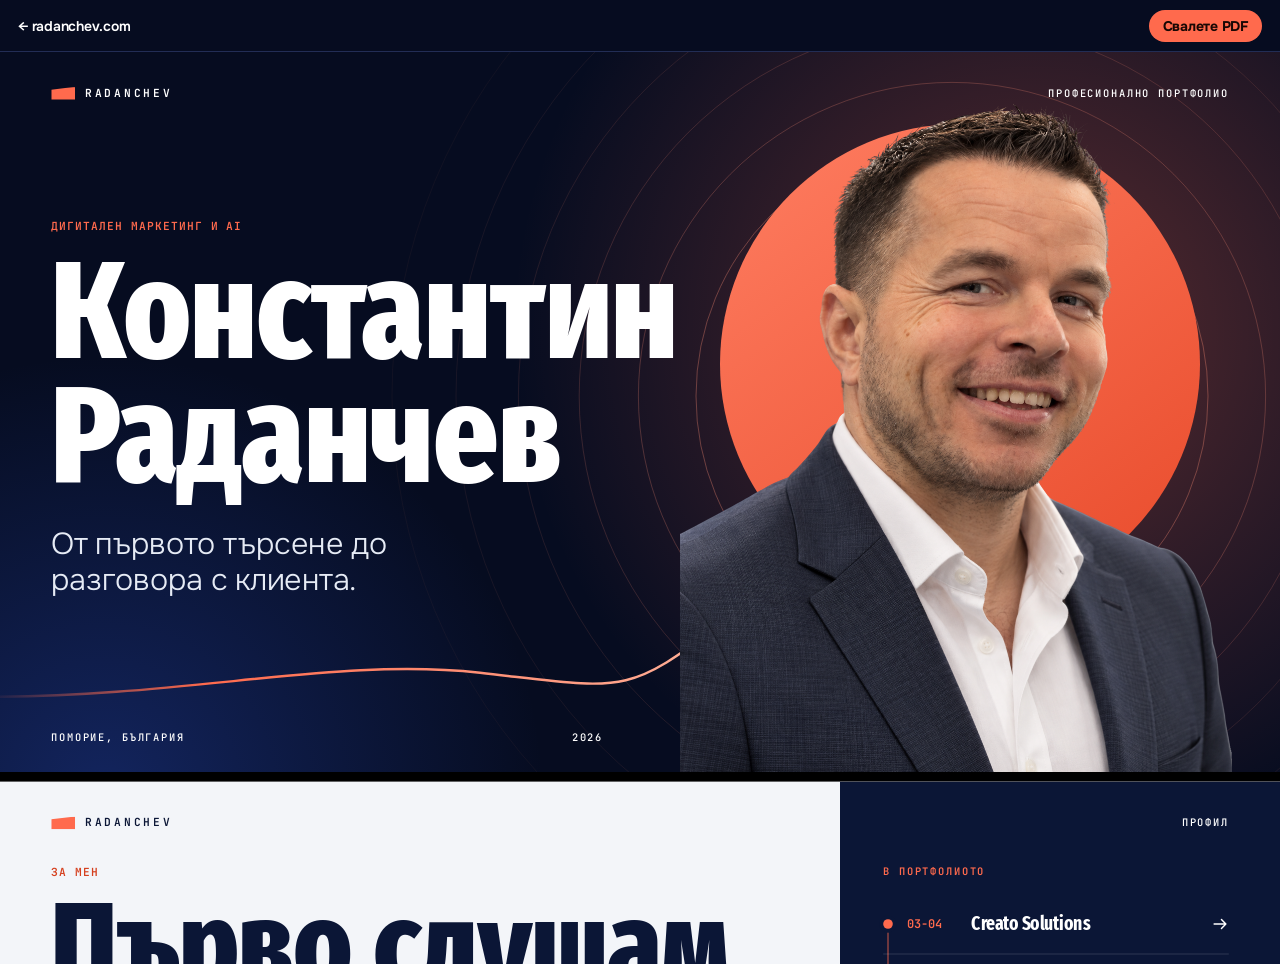
<file: portfolio.html>
<!doctype html><meta charset="utf-8"><meta name="robots" content="noindex"><meta http-equiv="refresh" content="0; url=portfolio/"><link rel="canonical" href="portfolio/"><a href="portfolio/">Портфолио</a>
</file>
<file: assets/style.css>
@font-face{font-family:"Fira Sans Extra Condensed";src:url(fonts/fira-ec-800.woff2) format("woff2");font-weight:800;font-display:swap}
@font-face{font-family:"JetBrains Mono";src:url(fonts/jetbrains.woff2) format("woff2");font-weight:100 800;font-display:swap}
@font-face{font-family:"Onest";src:url(fonts/onest.woff2) format("woff2");font-weight:100 900;font-display:swap}
:root{--ink:#0B1636;--mute:#4F5B75;--line:#D9DEE9;--bg:#F3F5F9;--white:#FFF;--accent:#D5401F;--coral:#FF6A4D;--ease:cubic-bezier(.2,.7,.2,1)}
*{box-sizing:border-box;margin:0;padding:0}
html{scroll-behavior:smooth;scroll-padding-top:60px;-webkit-text-size-adjust:100%}
body{font-family:"Onest",system-ui,-apple-system,"Segoe UI",sans-serif;font-size:19px;line-height:1.5;color:var(--ink);background:var(--white);letter-spacing:-.011em;-webkit-font-smoothing:antialiased}
img{display:block;max-width:100%;height:auto}a{color:inherit;text-decoration:none}ol,ul{list-style:none}
.wrap{width:min(1180px,100%);margin:0 auto;padding:0 32px}
.skip{position:fixed;left:-999px;top:8px;background:#fff;padding:8px 14px;z-index:60}.skip:focus{left:8px}
:focus-visible{outline:2px solid var(--accent);outline-offset:3px}
h1,h2,h3{font-weight:600;letter-spacing:-.03em;text-wrap:balance}
h2{font-size:clamp(38px,5vw,64px);line-height:1.06}
h3{font-size:clamp(26px,2.5vw,34px);line-height:1.12;letter-spacing:-.024em}
.sm{font-size:15.5px;color:var(--mute);line-height:1.4}
.tlink{color:var(--accent);font-weight:500}.tlink:hover{text-decoration:underline;text-underline-offset:3px}
.ar{display:inline-block;transition:transform .2s}.tlink:hover .ar{transform:translateX(3px)}
.btn{display:inline-block;background:var(--ink);color:#fff;font-weight:500;font-size:17px;padding:13px 26px;border-radius:99px;transition:background .2s,transform .2s var(--ease)}
.btn:hover{background:#000;transform:scale(1.02)}.btn.sm{font-size:14px;padding:6px 15px}
.btn.light{background:#fff;color:var(--ink)}.btn.light:hover{background:#E8E8ED}
.btn.line{background:transparent;color:#fff;box-shadow:inset 0 0 0 1px #6E6E73}.btn.line:hover{background:rgba(255,255,255,.1)}
/* nav */
.nav{position:sticky;top:0;z-index:30;background:rgba(245,245,247,.8);-webkit-backdrop-filter:saturate(180%) blur(20px);backdrop-filter:saturate(180%) blur(20px);border-bottom:1px solid rgba(0,0,0,.08)}
.nav-in{display:flex;align-items:center;height:52px;gap:30px;width:100%;max-width:none;padding:0 32px}
.brand{font-weight:600;font-size:17px;letter-spacing:-.02em;margin-right:auto}
.nav nav{display:flex;gap:26px;font-size:14px;color:#424245}.nav nav a:hover{color:#000}
/* hero */
.hero{display:grid;grid-template-columns:minmax(0,1.08fr) minmax(0,.92fr);background:var(--bg);min-height:min(calc(100vh - 53px),860px)}
.hero-t{display:flex;align-items:center;justify-content:flex-end;padding:56px 72px 56px 32px}
.hero-in{width:min(610px,100%)}
.kick{font-size:19px;font-weight:600;color:var(--accent);margin-bottom:12px}
h1{font-size:clamp(46px,5.6vw,80px);line-height:1.03;letter-spacing:-.038em;margin-bottom:22px}
.lead{font-size:clamp(20px,1.7vw,23px);line-height:1.36;color:var(--mute)}
.acts{display:flex;flex-wrap:wrap;align-items:center;gap:14px 26px;margin-top:30px}
.facts{display:flex;gap:44px;margin-top:44px;padding-top:24px;border-top:1px solid var(--line)}
.facts div{flex:1}.facts dt{font-size:40px;font-weight:600;letter-spacing:-.035em;line-height:1.1}
.facts dd{font-size:15px;line-height:1.35;color:var(--mute);margin-top:4px}
.hero-p{position:relative;min-height:100%;overflow:hidden;background:#A0A0A5}
.hero-p img{position:absolute;inset:0;width:100%;height:100%;object-fit:cover;object-position:50% 8%}
/* logos */
.lg-in{display:flex;flex-wrap:wrap;justify-content:space-between;align-items:center;gap:24px 40px;padding-top:34px;padding-bottom:34px}
.logos{border-bottom:1px solid #E8E8ED}
.logos img{height:26px;width:auto;filter:brightness(0);opacity:.5}.logos img:nth-child(2){height:20px}.logos img:nth-child(3){height:32px}.logos img:nth-child(5){height:34px}
/* sections */
.sec{padding:112px 0}.alt{background:var(--bg)}
.sec>.wrap>h2{margin-bottom:52px}
.svc{display:grid;grid-template-columns:repeat(3,1fr);gap:20px}
.svc li{background:var(--bg);border-radius:22px;padding:34px 32px;display:flex;flex-direction:column}
.svc h3{margin-bottom:12px}.svc p{color:#424245}.svc .sm{margin-top:auto;padding-top:26px;color:var(--mute)}
/* tiles */
.tile{background:#fff;border-radius:26px;overflow:hidden}
.tile .tx{padding:44px 44px 36px}
.tile h3{margin:8px 0 12px}.tile .tx p:not(.sm){color:#424245}
.lead-t{display:grid;grid-template-columns:minmax(0,5fr) minmax(0,7fr);align-items:center}
.lead-t .tx{padding:48px}
.res{font-size:clamp(64px,7.4vw,96px);font-weight:600;letter-spacing:-.045em;line-height:1;color:var(--accent)!important;margin-top:20px}
.resl{font-size:19px;font-weight:500;color:var(--ink)!important;margin:4px 0 16px}
.tx .tlink{display:inline-block;margin-top:14px}
.tile .tx p .tlink{color:var(--accent)}
.sh{display:block;overflow:hidden}.lead-t .sh{padding:32px 32px 32px 0}.lead-t .sh img{border-radius:12px;width:100%;box-shadow:0 8px 30px rgba(0,0,0,.14)}
.pair{display:grid;grid-template-columns:1fr 1fr;gap:20px;margin-top:20px}
.pair .tile{display:flex;flex-direction:column}
.sh.pad{margin-top:auto;padding:0 44px}.sh.pad img{border-radius:12px 12px 0 0;box-shadow:0 8px 30px rgba(0,0,0,.14)}
.red{background:#D63A2A;color:#fff}.tile.red .sm{color:#FFD9D2}.tile.red .tx p:not(.sm){color:#fff}
.dark{background:var(--ink);color:#fff;display:grid;grid-template-columns:minmax(0,5fr) minmax(0,7fr);align-items:center;margin-top:20px}
.tile.dark .sm{color:#A1A1A6}.tile.dark .tx p:not(.sm){color:#D2D2D7}
table{width:100%;border-collapse:collapse;font-size:17px;margin-right:44px}
.dark table{width:calc(100% - 44px)}
th{text-align:left;font-weight:500;font-size:14px;color:#A1A1A6;padding:0 10px 10px 0;border-bottom:1px solid #424245}
td{padding:15px 10px 15px 0;border-bottom:1px solid #333336}tr:last-child td{border-bottom:0}
code{font:500 15.5px/1.3 ui-monospace,SFMono-Regular,Menlo,Consolas,monospace;color:#FF9F8A;overflow-wrap:anywhere}
.more{margin-top:40px;text-align:center}
/* about */
.ab{display:grid;grid-template-columns:1fr 1fr;gap:80px;align-items:start}
.ab h2{margin-bottom:24px}.ab p{color:#424245;margin-bottom:14px;max-width:30em;font-size:20px;line-height:1.45}
.cv li{display:flex;justify-content:space-between;gap:20px;align-items:baseline;padding:17px 0;border-top:1px solid #E8E8ED}.cv li:first-child{border-top:0;padding-top:6px}
.cv b{display:block;font-weight:600;font-size:19px;letter-spacing:-.018em}.cv span{font-size:15.5px;color:var(--mute)}
.cv time{font-size:15.5px;color:var(--mute);white-space:nowrap;font-variant-numeric:tabular-nums}
/* contact */
.contact{background:var(--ink);color:#fff;padding:120px 0;text-align:center}
.contact h2{font-size:clamp(46px,7.6vw,104px);letter-spacing:-.04em;margin-bottom:14px}
.contact .lead{color:#A1A1A6;margin:0 auto}.contact .acts{justify-content:center;margin-top:34px}
.ft{background:var(--ink);color:#A1A1A6;font-size:14px;border-top:1px solid #333336}
.ft-in{display:flex;flex-wrap:wrap;justify-content:space-between;gap:8px 24px;padding-top:20px;padding-bottom:24px}
.ft nav{display:flex;flex-wrap:wrap;gap:6px 20px}.ft a:hover{color:#fff}
.js .r{opacity:0;transform:translateY(22px);transition:opacity .7s var(--ease),transform .7s var(--ease)}.js .r.on{opacity:1;transform:none}
@media (max-width:1100px){.hero-t{padding:48px 40px 48px 32px}h1{font-size:clamp(44px,5.4vw,62px)}}
@media (max-width:900px){
 .wrap,.nav-in{padding-left:22px;padding-right:22px}.sec{padding:76px 0}.nav nav{display:none}
 .hero{grid-template-columns:1fr;min-height:0}.hero-t{justify-content:flex-start;padding:44px 22px 36px}.hero-in{width:100%}
 .hero-p{aspect-ratio:1/1.08;min-height:0}
 .svc,.pair,.lead-t,.dark,.ab{grid-template-columns:1fr}.ab{gap:40px}
 .lead-t .tx,.tile .tx{padding:32px 26px 24px}.lead-t .sh{padding:0 26px 28px}.sh.pad{padding:0 26px}
 .dark table{width:calc(100% - 52px);margin:0 26px 26px}
}
@media (max-width:520px){
 body{font-size:18px}.facts{gap:24px}.facts dt{font-size:34px}.acts .btn{width:100%;text-align:center}
 .lg-in{justify-content:center;gap:20px 30px}.logos img{height:21px}.logos img:nth-child(2){height:16px}.logos img:nth-child(3){height:26px}.logos img:nth-child(5){height:28px}
 table{font-size:15.5px}code{font-size:12.5px}.cv time{font-size:14px}
}
@media (prefers-reduced-motion:reduce){html{scroll-behavior:auto}*{transition:none!important}}
@media (max-width:520px){thead{display:none}tr{display:block;padding:12px 0;border-bottom:1px solid #333336}tr:last-child{border-bottom:0}td{display:block;padding:1px 0;border:0}code{font-size:14px}}

/* portfolio language */
:root{--disp:"Fira Sans Extra Condensed","Arial Narrow",sans-serif}
.eb{font:600 13px/1.3 "JetBrains Mono",ui-monospace,monospace;letter-spacing:.14em;text-transform:uppercase;color:var(--accent);margin-bottom:14px}
.contact .eb{color:var(--coral)}
h1,h2{font-family:var(--disp);font-weight:800;letter-spacing:-.005em}
h1{font-size:clamp(58px,7.2vw,104px);line-height:.96}
h2{font-size:clamp(46px,6vw,78px);line-height:.98}
.sec>.wrap>h2{margin-bottom:46px}
.lead,.ab p,.tile .tx p:not(.sm),.svc p{color:var(--mute)}
.tlink{color:var(--accent)}
.btn{background:var(--coral);color:#180704;font-weight:600}.btn:hover{background:#FF8468}
.btn.light{background:#fff;color:var(--ink)}.btn.light:hover{background:#E6E9F0}
.btn.line{box-shadow:inset 0 0 0 1px #4A5887}
.brand{font-family:var(--disp);font-weight:800;font-size:23px;letter-spacing:0}
.nav{background:rgba(243,245,249,.85)}.nav nav{color:var(--mute)}.nav nav a:hover{color:var(--ink)}
.facts dt,.res{font-family:var(--disp);font-weight:800;letter-spacing:-.005em}
.facts dt{font-size:54px;line-height:1;color:var(--accent)}
.res{font-size:clamp(84px,9.4vw,128px);line-height:.92}
.hero-t{padding-top:44px;padding-bottom:44px}.facts{margin-top:34px;padding-top:20px}
/* socials */
.socs{display:flex;gap:10px}.socs a{display:grid;place-items:center;width:44px;height:44px;border-radius:50%;transition:transform .2s,background .2s}
.socs a:hover{transform:translateY(-2px)}.socs svg{width:20px;height:20px}
.socs.dk{margin-top:24px}.socs.dk a{background:var(--ink);color:#fff}.socs.dk a:hover{background:var(--accent)}
.socs.lt{justify-content:center;margin-top:28px}.socs.lt a{width:52px;height:52px;background:rgba(255,255,255,.12);color:#fff;box-shadow:inset 0 0 0 1px rgba(255,255,255,.28)}.socs.lt a:hover{background:var(--coral);color:#180704}.socs.lt svg{width:23px;height:23px}
.socs.ftr a{width:36px;height:36px;color:#C9D0E0}.socs.ftr a:hover{color:#fff}.socs.ftr svg{width:18px;height:18px}
.ft-in{align-items:center}.ft-in nav{margin-left:auto}
/* route on services */
.svc{position:relative;padding-top:40px}
.svc:before{content:"";position:absolute;left:12px;right:12px;top:8px;height:2px;background:linear-gradient(90deg,#FFB199,var(--coral))}
.svc li{position:relative;border-radius:18px}
.svc li:before{content:"";position:absolute;left:12px;top:-40px;width:18px;height:18px;border-radius:50%;background:var(--coral);box-shadow:0 0 0 5px #FFD9D0}
.st{font:600 13px "JetBrains Mono",monospace;letter-spacing:.14em;text-transform:uppercase;color:var(--accent);margin-bottom:10px}
/* tiles */
.tile{border-radius:18px;box-shadow:0 10px 30px rgba(11,22,54,.07);margin-top:20px}
.lead-t.rev{grid-template-columns:minmax(0,7fr) minmax(0,5fr)}.lead-t.rev .sh{padding:32px 0 32px 32px}
.lead-t .sh img{border-radius:14px;box-shadow:0 14px 34px rgba(11,22,54,.2)}
.menu{display:grid;grid-template-columns:minmax(0,7fr) minmax(0,5fr);align-items:stretch}
.menu .tx{padding:48px}
.flow{margin:18px 0 8px}.flow li{display:flex;align-items:center;gap:12px;padding:9px 0;font-weight:500;font-size:18px;color:var(--ink)}
.flow i{flex:none;width:30px;height:30px;border-radius:50%;background:var(--coral);color:#180704;font:700 14px/30px "JetBrains Mono",monospace;text-align:center}
.ph-p{display:flex;align-items:center;justify-content:center;margin:20px;padding:30px 20px;border-radius:18px;background:linear-gradient(150deg,#FF7E62,#E84A2A)}
.ph{display:block;width:250px;flex:none;background:#05070E;border-radius:42px;padding:9px;box-shadow:0 22px 50px rgba(50,10,0,.4)}
.ph img{width:100%;height:auto;border-radius:33px}
.dark{background:var(--ink)}.tile.dark .sm{color:#A7B3CD}.tile.dark .tx p:not(.sm){color:#D8DFEE}
th{color:#A7B3CD;border-color:#2A3A68}td{border-color:#222F58}
/* contact */
.contact{position:relative;overflow:hidden;background:var(--ink)}.contact .wrap{position:relative}
.rings{position:absolute;right:-300px;bottom:-420px;width:900px;height:900px;pointer-events:none}
.contact h2{font-size:clamp(64px,10vw,150px);line-height:.96}.contact .lead{color:#C9D0E0}
.ft{background:var(--ink);border-color:#222F58;color:#A7B3CD}
@media (max-width:900px){
 .svc{padding-top:0;padding-left:30px}.svc:before{left:8px;right:auto;top:8px;bottom:30px;width:2px;height:auto;background:linear-gradient(180deg,#FFB199,var(--coral))}
 .svc li:before{left:-30px;top:6px}
 .lead-t.rev,.menu{grid-template-columns:1fr}.lead-t.rev .sh{padding:26px 26px 0;order:0}.menu .tx{padding:32px 26px 20px}.ph-p{margin:0 14px 14px}
}
@media (max-width:520px){.facts dt{font-size:46px}.ph{width:220px;border-radius:38px}.ph img{border-radius:30px}.ft-in nav{margin-left:0}}
h1{font-size:clamp(56px,6.3vw,90px)}
.acts .socs{margin:0}.socs.dk a{width:42px;height:42px}
.ab p.eb{font-size:13px;color:var(--accent);margin-bottom:14px}
.ph-p{padding:32px 20px}
@media (max-width:520px){.rings{display:none}.acts .socs{width:100%;justify-content:flex-start}}
.contact h2{letter-spacing:0}

/* case studies: Dinamic Comfort, Totev Tours */
.case{position:relative;display:grid;grid-template-columns:minmax(0,6fr) minmax(0,6fr);align-items:center;gap:0;margin-top:20px;border-radius:26px;overflow:hidden}
.case .cx{padding:64px 56px;position:relative;z-index:2}
.case .kick{font:600 12px/1.3 "JetBrains Mono",ui-monospace,monospace;letter-spacing:.14em;text-transform:uppercase;margin-bottom:18px}
.case .big{font-family:var(--disp);font-weight:800;font-size:clamp(36px,4.2vw,56px);line-height:.98;letter-spacing:-.01em;margin:0 0 22px}
.case .lede{font-size:20px;line-height:1.45;font-weight:500;margin-bottom:14px}
.case .cx>p:not(.kick):not(.lede){font-size:16.5px;line-height:1.6}
.case .cx p+p{margin-top:12px}
.chips{display:flex;flex-wrap:wrap;gap:8px;margin:26px 0 22px;padding:0;list-style:none}
.chips li{font:600 13px/1 Inter,system-ui,sans-serif;padding:9px 14px;border-radius:999px}
.chips.code li{font:500 13px/1 "JetBrains Mono",ui-monospace,monospace}
/* Dinamic Comfort: light, fresh */
.case-dc{background:radial-gradient(120% 90% at 0% 0%,#E3F6EC 0%,rgba(227,246,236,0) 60%),radial-gradient(100% 90% at 100% 100%,#E1F0FB 0%,rgba(225,240,251,0) 60%),#F7FBFA;grid-template-columns:minmax(0,6fr) minmax(0,6fr)}
.case-dc .kick{color:#1E8F6A}
.case-dc .big{color:var(--ink)}
.case-dc .lede{color:var(--ink)}
.case-dc .cx>p:not(.kick):not(.lede){color:#424245}
.case-dc .chips li{background:#fff;color:#155E4A;box-shadow:0 1px 0 rgba(11,22,54,.06),0 0 0 1px rgba(30,143,106,.18)}
.stage-dc{position:relative;height:540px;margin:20px 0 20px 28px}
.stage-dc .post{position:absolute;margin:0;width:46%;background:#fff;padding:8px;border-radius:18px;box-shadow:0 30px 60px -20px rgba(11,22,54,.35),0 8px 18px -8px rgba(11,22,54,.18);transition:transform .5s var(--ease)}
.stage-dc .post img{display:block;width:100%;height:auto;border-radius:12px}
.stage-dc .p1{left:4%;top:4%;transform:rotate(-5deg);z-index:2}
.stage-dc .p2{left:48%;top:0;transform:rotate(4deg);z-index:1}
.stage-dc .p3{left:2%;top:52%;transform:rotate(3deg);z-index:3}
.stage-dc .p4{left:47%;top:47%;transform:rotate(-3deg);z-index:4}
.case-dc:hover .p1{transform:rotate(-7deg) translate(-6px,-6px)}.case-dc:hover .p2{transform:rotate(6deg) translate(6px,-6px)}
.case-dc:hover .p3{transform:rotate(4deg) translate(-6px,6px)}.case-dc:hover .p4{transform:rotate(-4deg) translate(6px,6px)}
/* Totev Tours: navy and gold, like the brand */
.case-tt{background:radial-gradient(90% 80% at 100% 0%,#1F3566 0%,rgba(31,53,102,0) 60%),linear-gradient(160deg,#0E1C42 0%,#0B1636 70%);color:#fff}
.case-tt .kick{color:#E2BE73}
.case-tt .big{color:#fff}
.case-tt .lede{color:#fff}
.case-tt .cx>p:not(.kick):not(.lede){color:#C9D2E6}
.steps{list-style:none;margin:28px 0 0;padding:0;border-top:1px solid rgba(255,255,255,.12)}
.steps li{display:flex;gap:18px;padding:16px 0;border-bottom:1px solid rgba(255,255,255,.12)}
.steps b{font:700 14px/1.6 "JetBrains Mono",ui-monospace,monospace;color:#E2BE73;flex:none}
.steps span{color:#C9D2E6;font-size:15.5px;line-height:1.5}
.steps strong{display:block;color:#fff;font-size:17px;font-weight:600;margin-bottom:2px}
.case-tt .chips li{background:rgba(226,190,115,.12);color:#F1D9A6;box-shadow:inset 0 0 0 1px rgba(226,190,115,.35)}
.stage-tt{position:relative;height:640px;margin-right:24px}
.stage-tt img{position:absolute;display:block;height:auto;border-radius:10px;box-shadow:0 40px 70px -25px rgba(0,0,0,.65),0 10px 24px -10px rgba(0,0,0,.5);transition:transform .5s var(--ease)}
.stage-tt .roll{width:30%;top:3%;border-radius:6px}
.stage-tt .r1{left:6%;transform:rotate(-4deg)}
.stage-tt .r2{right:2%;transform:rotate(4deg)}
.stage-tt .ban{width:44%}
.stage-tt .b1{left:28%;top:10%;z-index:3;transform:rotate(-2deg)}
.stage-tt .b2{left:2%;top:46%;z-index:2;transform:rotate(-7deg)}
.stage-tt .b3{left:52%;top:44%;z-index:4;transform:rotate(6deg)}
.case-tt:hover .b1{transform:rotate(-1deg) translateY(-8px)}.case-tt:hover .b2{transform:rotate(-9deg) translateX(-8px)}.case-tt:hover .b3{transform:rotate(8deg) translateX(8px)}
@media (max-width:900px){
 .case,.case-dc{grid-template-columns:1fr}
 .case .cx{padding:40px 28px 36px}
 .case-dc .stage-dc{order:2}
 .stage-dc{height:auto;margin:0 20px 32px;display:grid;grid-template-columns:1fr 1fr;gap:12px}
 .stage-dc .post{position:static;width:auto;transform:none!important;padding:5px;border-radius:14px}
 .stage-tt{height:120vw;max-height:620px;margin:0 16px 28px}
}
@media (max-width:520px){
 .case .lede{font-size:18px}
 .stage-tt .ban{width:52%}.stage-tt .b1{left:24%}.stage-tt .b3{left:46%}
}
@media (prefers-reduced-motion:reduce){.stage-dc .post,.stage-tt img{transition:none}}

/* v2: about method, portfolio cta, footer, legal pages */
.how .eb{margin-bottom:18px}
.how ol{border-top:1px solid var(--line)}
.how ol li{display:flex;gap:22px;padding:24px 0;border-bottom:1px solid var(--line)}
.how ol li>b{font:600 14px/1.9 "JetBrains Mono",ui-monospace,monospace;color:var(--accent);flex:none}
.how h3{font-size:24px;margin-bottom:6px}
.how ol li p{color:var(--mute);font-size:17px;line-height:1.5;max-width:none;margin:0}
.facts{display:grid;grid-template-columns:repeat(3,1fr);gap:14px;margin-top:28px}
.facts li{background:var(--bg);border-radius:16px;padding:18px 18px 16px;font-size:14.5px;line-height:1.35;color:var(--mute)}
.facts b{display:block;font-family:var(--disp);font-weight:800;font-size:28px;letter-spacing:0;color:var(--ink);margin-bottom:4px}
.pf-cta{display:flex;align-items:center;justify-content:space-between;gap:24px;margin-top:20px;background:#fff;border-radius:26px;padding:28px 32px;text-align:left}
.pf-cta b{display:block;font-size:22px;font-weight:600;letter-spacing:-.02em}
.pf-cta span{color:var(--mute);font-size:16px}
.pf-cta p{display:flex;gap:10px;flex:none}
.btn.line-d{background:transparent;color:var(--ink);box-shadow:inset 0 0 0 1.5px rgba(11,22,54,.25)}
.btn.line-d:hover{box-shadow:inset 0 0 0 1.5px var(--ink)}
.ft{font-size:15px;color:#A7B3CD;border-top:0}
.ft-grid{display:grid;grid-template-columns:1.5fr 1fr 1.25fr 1fr;gap:40px;padding:64px 0 48px}
.ft-logo{display:inline-flex;align-items:center;gap:12px;font-family:var(--disp);font-weight:800;font-size:24px;color:#fff;margin-bottom:14px}
.ft-logo img{width:40px;height:40px;border-radius:10px}
.ft-brand p{max-width:22em;line-height:1.5;margin-bottom:18px}
.ft-col h2{font:600 12px/1.3 "JetBrains Mono",ui-monospace,monospace;letter-spacing:.14em;text-transform:uppercase;color:var(--coral);margin-bottom:16px}
.ft-col a,.ft-col p,.ft-col address{display:block;font-style:normal;line-height:1.5;margin-bottom:8px}
.ft-col a{color:#E3E8F3}
.ft-col b{color:#fff;font-weight:600}
.ft-note{font-size:13.5px;color:#8792AD;margin-top:8px}
.ft-bot{display:flex;flex-wrap:wrap;justify-content:space-between;gap:10px 24px;padding:22px 0 28px;border-top:1px solid rgba(255,255,255,.1);font-size:13.5px;color:#8792AD}
.ft-bot nav{display:flex;flex-wrap:wrap;gap:6px 22px}
.ft a:hover{color:#fff}
.ft .socs{justify-content:flex-start}
.ft nav.ft-col{display:block}
/* legal pages */
.doc{padding:72px 0 96px}
.doc .wrap{max-width:860px}
.doc h1{font-family:var(--disp);font-weight:800;font-size:clamp(44px,6vw,72px);line-height:1;letter-spacing:0;margin:10px 0 18px}
.doc .upd{color:var(--mute);font-size:15px;margin-bottom:40px}
.doc h2{font-size:26px;line-height:1.2;margin:44px 0 12px;letter-spacing:-.02em}
.doc p,.doc li{font-size:17.5px;line-height:1.65;color:#2B3550}
.doc p+p{margin-top:12px}
.doc ul{list-style:disc;padding-left:22px;margin:10px 0}
.doc li{margin:6px 0}
.doc a{color:var(--accent);text-decoration:underline;text-underline-offset:3px}
.doc table{width:100%;border-collapse:collapse;margin:14px 0;font-size:15.5px}
.doc th,.doc td{text-align:left;padding:10px 12px;border-bottom:1px solid var(--line);vertical-align:top}
.doc th{font-weight:600;background:var(--bg)}
.doc .box{background:var(--bg);border-radius:16px;padding:20px 22px;margin:18px 0}
@media (max-width:900px){
 .ft-grid{grid-template-columns:1fr 1fr;gap:32px}
 .ft-brand{grid-column:1/-1}
 .pf-cta{flex-direction:column;align-items:flex-start}
 .facts{grid-template-columns:1fr}
}
@media (max-width:520px){.ft-grid{grid-template-columns:1fr;padding-top:48px}}
.how ol li:last-child{border-bottom:0}

.ft-grid{grid-template-columns:1.6fr 1fr 1.2fr}
.ft-brand p{margin-bottom:0}
@media (max-width:900px){.ft-grid{grid-template-columns:1fr 1fr}}
@media (max-width:520px){.ft-grid{grid-template-columns:1fr}}


/* about: editorial */
.ab3{background:#fff}
.ab3-grid{display:grid;grid-template-columns:minmax(0,5fr) minmax(0,7fr);gap:72px;align-items:center}
.ab3-frame{position:relative;border-radius:28px;overflow:hidden;aspect-ratio:4/5;background:radial-gradient(90% 70% at 50% 100%,#FFD9CE 0%,rgba(255,217,206,0) 70%),linear-gradient(180deg,#F3F5F9 0%,#FBE9E3 100%)}
.ab3-frame img{position:absolute;left:50%;bottom:0;width:92%;height:auto;transform:translateX(-50%)}
.ab3-photo figcaption{display:flex;justify-content:space-between;margin-top:14px;font-size:15px;font-weight:600;color:var(--ink)}
.ab3-photo figcaption span{font-weight:400;color:var(--mute)}
.ab3-txt h2{font-family:var(--disp);font-weight:800;font-size:clamp(46px,5.6vw,76px);line-height:.95;letter-spacing:0;margin:8px 0 28px;max-width:11em}
.ab3-txt p{font-size:19px;line-height:1.65;color:#3A4560;max-width:34em}
.ab3-txt p+p{margin-top:16px}
.ab3-txt .ab3-hi{font-size:22px;font-weight:600;color:var(--ink)}
.ab3-acts{display:flex;align-items:center;gap:26px;margin-top:32px!important}
.ab3-acts .tlink{margin:0}
.ab3-facts{display:grid;grid-template-columns:repeat(4,1fr);gap:32px;margin-top:88px;padding-top:28px;border-top:1px solid var(--line)}
.ab3-facts b{display:block;font-size:20px;font-weight:600;letter-spacing:-.02em;color:var(--ink);margin-bottom:6px}
.ab3-facts span{font-size:15.5px;line-height:1.5;color:var(--mute)}
.ab3-how{display:grid;grid-template-columns:minmax(0,3fr) minmax(0,9fr);gap:32px;margin-top:56px;padding-top:28px;border-top:1px solid var(--line)}
.ab3-how h3{font-size:20px;letter-spacing:-.02em}
.ab3-how ol{display:grid;grid-template-columns:repeat(3,1fr);gap:32px;counter-reset:st}
.ab3-how li{font-size:16px;line-height:1.55;color:var(--mute)}
.ab3-how li b{display:block;font-size:20px;font-weight:600;color:var(--ink);margin-bottom:6px;letter-spacing:-.02em}
@media (max-width:900px){
 .ab3-grid{grid-template-columns:1fr;gap:40px}
 .ab3-photo{max-width:420px}
 .ab3-facts{grid-template-columns:1fr 1fr;margin-top:56px}
 .ab3-how,.ab3-how ol{grid-template-columns:1fr;gap:20px}
}
@media (max-width:520px){.ab3-facts{grid-template-columns:1fr;gap:20px}.ab3-acts{flex-wrap:wrap;gap:16px}}
.ab3-frame img{width:118%;left:54%}
.ab3-how{grid-template-columns:repeat(4,1fr)}
.ab3-how ol{display:contents}
@media (max-width:900px){.ab3-how{grid-template-columns:1fr}}
.ab3-frame img{width:136%;left:58%;bottom:-2%}
.ab3-frame img{left:47%}

/* about chat visual */
.ab3-chat{position:relative;aspect-ratio:4/5;border-radius:28px;overflow:hidden;background:radial-gradient(80% 60% at 50% 45%,#FFE6DE 0%,rgba(255,230,222,0) 70%),linear-gradient(180deg,#F6F7FB,#FDF1EC);display:flex;flex-direction:column;justify-content:center;gap:16px;padding:40px 34px}
.ab3-rings{position:absolute;left:50%;top:48%;width:120%;transform:translate(-50%,-50%);pointer-events:none}
.cb{position:relative;max-width:82%;padding:14px 20px 16px;border-radius:22px;font-family:var(--disp);font-weight:800;font-size:clamp(26px,2.6vw,36px);line-height:1.05;letter-spacing:0;box-shadow:0 18px 40px -22px rgba(11,22,54,.45)}
.cb .who{display:block;font:600 11px/1.2 "JetBrains Mono",ui-monospace,monospace;letter-spacing:.14em;text-transform:uppercase;margin-bottom:6px;opacity:.75}
.cb1{align-self:flex-start;background:#fff;color:var(--ink);border-bottom-left-radius:6px}
.cb2{align-self:flex-end;background:var(--coral);color:#180704;border-bottom-right-radius:6px;font-size:clamp(30px,3.1vw,44px)}
.cb3{align-self:flex-start;background:var(--ink);color:#fff;border-bottom-left-radius:6px;font-size:clamp(20px,1.9vw,26px);display:flex;align-items:center;gap:12px}
.dots{display:inline-flex;gap:4px}.dots i{width:7px;height:7px;border-radius:50%;background:#FF8E75;animation:dt 1.2s infinite ease-in-out}.dots i:nth-child(2){animation-delay:.15s}.dots i:nth-child(3){animation-delay:.3s}
@keyframes dt{0%,60%,100%{transform:translateY(0);opacity:.5}30%{transform:translateY(-4px);opacity:1}}
.ab3-cap{position:absolute;left:34px;bottom:26px;font:600 12px/1 "JetBrains Mono",ui-monospace,monospace;letter-spacing:.14em;text-transform:uppercase;color:var(--mute)}
.js .ab3-chat .cb{opacity:0;transform:translateY(14px) scale(.98);transition:opacity .6s var(--ease),transform .6s var(--ease)}
.js .ab3-chat.on .cb{opacity:1;transform:none}
.js .ab3-chat.on .cb2{transition-delay:.35s}.js .ab3-chat.on .cb3{transition-delay:.7s}
@media (prefers-reduced-motion:reduce){.dots i{animation:none}}
/* contact with form */
.ct2{text-align:left}
.ct2-grid{position:relative;display:grid;grid-template-columns:minmax(0,5fr) minmax(0,7fr);gap:64px;align-items:start}
.ct2 h2{font-size:clamp(46px,6vw,88px);margin-bottom:18px}
.ct2 .lead{margin:0;color:#B9C3D9;max-width:22em}
.ct2-direct{margin-top:36px;border-top:1px solid rgba(255,255,255,.14)}
.ct2-direct li{display:flex;justify-content:space-between;gap:16px;padding:16px 0;border-bottom:1px solid rgba(255,255,255,.14);font-size:17px}
.ct2-direct span{color:#8792AD;font-size:14px}
.ct2-direct a{color:#fff}.ct2-direct a:hover{color:var(--coral)}
.ct2 .socs.lt{justify-content:flex-start;margin-top:26px}
.ct2-form{background:#fff;color:var(--ink);border-radius:28px;padding:36px;box-shadow:0 40px 90px -40px rgba(0,0,0,.6)}
.ff-t{font-family:var(--disp);font-weight:800;font-size:30px;line-height:1;margin-bottom:22px}
.ff-row{display:grid;grid-template-columns:1fr 1fr;gap:14px}
.ff{display:block;margin-bottom:14px}
.ff>span,.ff-chips legend{display:block;font-size:13.5px;font-weight:600;color:var(--mute);margin-bottom:6px}
.ff input,.ff textarea{width:100%;font:inherit;font-size:16px;color:var(--ink);background:#F4F6FA;border:1.5px solid transparent;border-radius:12px;padding:12px 14px;transition:border-color .2s,background .2s}
.ff textarea{resize:vertical;min-height:110px}
.ff input:focus,.ff textarea:focus{outline:none;border-color:var(--coral);background:#fff}
.ff [aria-invalid="true"]{border-color:#D5401F;background:#FFF5F2}
.ff-chips{border:0;margin:2px 0 16px;padding:0}
.ff-chips label{display:inline-block;margin:0 6px 8px 0;cursor:pointer}
.ff-chips input{position:absolute;opacity:0;pointer-events:none}
.ff-chips span{display:inline-block;font-size:14.5px;padding:8px 14px;border-radius:99px;background:#F4F6FA;color:var(--ink);box-shadow:inset 0 0 0 1.5px transparent;transition:background .2s,box-shadow .2s}
.ff-chips input:checked+span{background:#FFF1EC;box-shadow:inset 0 0 0 1.5px var(--coral);color:#9E2E15}
.ff-chips input:focus-visible+span{outline:2px solid var(--accent);outline-offset:2px}
.hp{position:absolute;left:-9999px;width:1px;height:1px;overflow:hidden}
.ff-ok{display:flex;gap:10px;align-items:flex-start;font-size:13.5px;line-height:1.45;color:var(--mute);margin:4px 0 20px;cursor:pointer}
.ff-ok input{margin-top:2px;width:18px;height:18px;accent-color:var(--coral);flex:none}
.ff-ok a{color:var(--accent);text-decoration:underline;text-underline-offset:2px}
.ff-btn{width:100%;font-size:17px;padding:15px 26px;border:0;cursor:pointer}
.ff-btn[disabled]{opacity:.6;cursor:wait}
.ff-msg{margin-top:12px;font-size:14.5px;min-height:1em}
.ff-msg.ok{color:#1E7A5B}.ff-msg.err{color:#C2381B}
.ct2-form.sent{display:grid;place-items:center;text-align:center;min-height:420px}
@media (max-width:900px){.ct2-grid{grid-template-columns:1fr;gap:44px}.ab3-chat{max-width:460px}}
@media (max-width:520px){.ff-row{grid-template-columns:1fr}.ct2-form{padding:26px 20px}}

/* contact form: classic, clean, on dark */
.ct2-form.cf{background:transparent;box-shadow:none;border-radius:0;padding:6px 0 0;color:#fff}
.cf-t{font:600 12px/1 "JetBrains Mono",ui-monospace,monospace;letter-spacing:.14em;text-transform:uppercase;color:var(--coral);margin-bottom:26px}
.cf-row{display:grid;grid-template-columns:1fr 1fr;gap:32px}
.cf .ff{margin-bottom:26px}
.cf .ff>span{font-size:13px;font-weight:500;color:#8C97B2;margin-bottom:2px;letter-spacing:.01em}
.cf .ff input,.cf .ff textarea{background:transparent;border:0;border-bottom:1px solid rgba(255,255,255,.28);border-radius:0;padding:10px 0 12px;color:#fff;font-size:18px}
.cf .ff textarea{min-height:92px}
.cf .ff textarea::placeholder{color:#5D6886}
.cf .ff input:focus,.cf .ff textarea:focus{background:transparent;border-bottom-color:var(--coral);box-shadow:0 1px 0 var(--coral)}
.cf .ff [aria-invalid="true"]{background:transparent;border-bottom-color:#FF8E75}
.cf-end{display:flex;align-items:center;justify-content:space-between;gap:28px;margin-top:6px}
.cf .ff-ok{margin:0;color:#8C97B2;max-width:26em}
.cf .ff-ok a{color:#FFB3A3}
.cf .ff-btn{width:auto;flex:none;padding:15px 30px}
.cf .ff-msg.ok{color:#7FE0B5}.cf .ff-msg.err{color:#FFB3A3}
.cf .ff-msg a{color:#fff}
.ct2-form.cf.sent{min-height:360px;text-align:left;place-items:center start}
.cf .cf-done b{display:block;font-family:var(--disp);font-weight:800;font-size:48px;line-height:1;margin-bottom:12px}
.cf .cf-done p{color:#B9C3D9;font-size:18px;max-width:24em}
@media (max-width:520px){.cf-row{grid-template-columns:1fr;gap:0}.cf-end{flex-direction:column;align-items:stretch}.cf .ff-btn{width:100%}}

/* about: quiet confidence */
.qa{background:#fff}
.qa-grid{display:grid;grid-template-columns:minmax(0,3fr) minmax(0,9fr);gap:48px}
.qa-lbl p:not(.eb){font-size:15px;line-height:1.5;color:var(--mute);margin-top:10px}
.qa-lbl b{color:var(--ink);font-weight:600}
.qa-main h2{font-family:"Onest",system-ui,sans-serif;font-weight:500;font-size:clamp(30px,3vw,42px);line-height:1.22;letter-spacing:-.025em;color:var(--ink);max-width:22em}
.qa-main h2 span{color:var(--mute)}
.qa-story{display:grid;grid-template-columns:1fr 1fr;gap:32px;margin-top:34px}
.qa-story p{font-size:17px;line-height:1.65;color:#4A5570}
.qa-facts{display:grid;grid-template-columns:repeat(3,1fr);margin-top:46px;border-top:1px solid var(--line)}
.qa-facts li{padding-top:18px;font-size:15px;color:var(--mute)}
.qa-facts b{display:block;font-size:22px;font-weight:600;color:var(--ink);letter-spacing:-.02em}
.qa-lk{display:flex;align-items:center;gap:26px;margin-top:36px}
.qa-lk .tlink{margin:0}
@media (max-width:900px){.qa-grid{grid-template-columns:1fr;gap:24px}.qa-story{grid-template-columns:1fr;gap:16px}}
@media (max-width:520px){.qa-facts{grid-template-columns:1fr;gap:4px}.qa-lk{flex-wrap:wrap;gap:16px}}

/* about page */
.ap-hero{background:var(--bg);padding:72px 0 0}
.ap-hero-g{display:grid;grid-template-columns:minmax(0,7fr) minmax(0,5fr);gap:56px;align-items:center}
.ap-hero h1{font-family:var(--disp);font-weight:800;font-size:clamp(52px,7vw,96px);line-height:.95;letter-spacing:0;margin:8px 0 10px}
.ap-sub{font-size:22px;font-weight:500;color:var(--accent)}
.ap-intro{font-size:20px;line-height:1.6;color:#3A4560;max-width:32em;margin-top:24px}
.ap-acts{display:flex;flex-wrap:wrap;align-items:center;gap:16px 26px;margin-top:32px}
.ap-acts .tlink{margin:0}
.ap-ph{margin:0;border-radius:24px;overflow:hidden;aspect-ratio:4/5;box-shadow:0 30px 60px -30px rgba(11,22,54,.35)}
.ap-ph img{width:100%;height:100%;object-fit:cover}
.ap-stats{display:grid;grid-template-columns:repeat(3,1fr);margin-top:64px;border-top:1px solid var(--line)}
.ap-stats li{padding:30px 28px 40px 0;display:flex;gap:18px;align-items:flex-start}
.ap-stats li+li{padding-left:28px;border-left:1px solid var(--line)}
.ap-stats b{font-family:var(--disp);font-weight:800;font-size:56px;line-height:.85;color:var(--ink);letter-spacing:0}
.ap-stats span{font-size:15px;line-height:1.45;color:var(--mute);padding-top:2px}
.ap-sec{padding:96px 0}
.ap-h{font-size:clamp(32px,3.4vw,46px);margin-bottom:36px}
.ap-cards{display:grid;grid-template-columns:repeat(4,1fr);gap:18px}
.ap-cards li{background:var(--bg);border-radius:20px;padding:28px 26px}
.ap-cards h3{font-size:21px;margin-bottom:10px}
.ap-cards p{font-size:16px;line-height:1.55;color:var(--mute)}
.tl{border-top:1px solid var(--line)}
.tl-i{display:grid;grid-template-columns:72px 1fr;gap:16px;padding:30px 0;border-bottom:1px solid var(--line)}
.tl-n{font:600 14px/1.9 "JetBrains Mono",ui-monospace,monospace;color:var(--accent)}
.tl-d{font-size:14.5px;color:var(--mute);font-variant-numeric:tabular-nums}
.tl-i h3{font-size:26px;margin:4px 0 2px}
.tl-o{font-size:16px;font-weight:500;color:var(--ink)}
.tl-s{font-size:17px;line-height:1.6;color:#4A5570;margin-top:10px;max-width:46em}
.tl details{margin-top:12px}
.tl summary{display:inline-flex;align-items:center;gap:8px;cursor:pointer;font-size:15px;font-weight:600;color:var(--accent);list-style:none}
.tl summary::-webkit-details-marker{display:none}
.tl summary::after{content:"+";font-size:18px;line-height:1;transition:transform .25s var(--ease)}
.tl details[open] summary::after{transform:rotate(45deg)}
.tl details ul{list-style:disc;padding-left:20px;margin-top:10px;max-width:46em}
.tl details li{font-size:16px;line-height:1.6;color:#4A5570;margin:4px 0}
.ap-two{display:grid;grid-template-columns:1fr 1fr;gap:56px}
.ap-list li{padding:16px 0;border-top:1px solid var(--line)}
.ap-list b{display:block;font-size:18px;font-weight:600;letter-spacing:-.02em}
.ap-list span{font-size:15.5px;color:var(--mute)}
.ap-cta{background:var(--ink);color:#fff;padding:110px 0;text-align:center}
.ap-cta h2{font-family:var(--disp);font-weight:800;font-size:clamp(42px,6vw,84px);line-height:1;letter-spacing:0}
.ap-cta p{color:#B9C3D9;font-size:20px;margin-top:14px}
.ap-cta .ap-acts{justify-content:center}
@media (max-width:900px){.ap-hero-g{grid-template-columns:1fr}.ap-ph{max-width:420px}.ap-stats{grid-template-columns:1fr}.ap-stats li,.ap-stats li+li{padding:22px 0;border-left:0}.ap-stats li+li{border-top:1px solid var(--line)}.ap-cards{grid-template-columns:1fr 1fr}.ap-two{grid-template-columns:1fr;gap:24px}.tl-i{grid-template-columns:44px 1fr}}
@media (max-width:520px){.ap-cards{grid-template-columns:1fr}}

/* about: path + education inside home section */
.qa-more{display:grid;grid-template-columns:minmax(0,3fr) minmax(0,9fr);gap:48px;margin-top:88px}
.qa-edu{display:grid;grid-template-columns:1fr 1fr;gap:48px}
.qa-edu .ap-h{font-size:20px;margin-bottom:6px;letter-spacing:-.02em}
.qa .tl-i{grid-template-columns:56px 1fr;padding:26px 0}
.qa .tl-i h3{font-size:23px}
@media (max-width:900px){.qa-more{grid-template-columns:1fr;gap:20px;margin-top:64px}.qa-edu{grid-template-columns:1fr;gap:28px}}
.qa-grid>.qa-more{grid-column:1/-1}

/* about as a case card */
.abc{background:#fff}
.abc>.wrap>.eb{margin-bottom:18px}
.case-ab{margin-top:0;grid-template-columns:minmax(0,6fr) minmax(0,6fr);background:radial-gradient(80% 70% at 100% 0%,rgba(255,106,77,.22) 0%,rgba(255,106,77,0) 60%),radial-gradient(90% 80% at 0% 100%,#1C3166 0%,rgba(28,49,102,0) 60%),linear-gradient(160deg,#0F1D44 0%,#0B1636 70%);color:#fff}
.case-ab .kick{color:#FF9A84}
.case-ab .big,.case-ab .lede{color:#fff}
.case-ab .steps li{border-bottom-color:rgba(255,255,255,.12)}
.case-ab .steps b{color:var(--coral)}
.case-ab .chips li{background:rgba(255,106,77,.12);color:#FFC2B4;box-shadow:inset 0 0 0 1px rgba(255,106,77,.35)}
.ab-chips{margin:24px 0 0}
.ab-acts{display:flex;flex-wrap:wrap;gap:12px;margin-top:28px!important}
.stage-ab{position:relative;height:660px;margin-right:24px}
.stage-ab img{position:absolute;display:block;height:auto;border-radius:12px;box-shadow:0 40px 80px -28px rgba(0,0,0,.7),0 12px 28px -12px rgba(0,0,0,.55);transition:transform .6s var(--ease)}
.stage-ab .p1{width:78%;right:0;top:36px;transform:rotate(4deg)}
.stage-ab .p2{width:72%;right:6%;top:300px;transform:rotate(-3deg);z-index:2}
.stage-ab .cv{width:44%;left:2%;top:110px;transform:rotate(-6deg);z-index:3;border-radius:6px}
.case-ab:hover .p1{transform:rotate(5deg) translate(6px,-6px)}.case-ab:hover .p2{transform:rotate(-4deg) translate(6px,6px)}.case-ab:hover .cv{transform:rotate(-8deg) translate(-8px,-4px)}
.stage-ab .tag{position:absolute;z-index:4;font:600 11px/1 "JetBrains Mono",ui-monospace,monospace;letter-spacing:.14em;text-transform:uppercase;padding:8px 12px;border-radius:99px;background:#fff;color:var(--ink);box-shadow:0 10px 24px -10px rgba(0,0,0,.5)}
.stage-ab .t1{left:6%;top:92px}.stage-ab .t2{right:4%;top:22px}
@media (max-width:900px){.case-ab{grid-template-columns:1fr}.stage-ab{height:96vw;max-height:560px;margin:0 16px 28px}}

/* footer A */
.ft nav.fA-c{display:block}
.contact{padding-bottom:96px}
.fA,.fB{border-top:1px solid rgba(255,255,255,.08)}
.fA-g{display:grid;grid-template-columns:1.5fr 1fr 1.1fr 1.3fr;gap:40px;padding:64px 0 52px}
.fA-b p{max-width:20em;line-height:1.55;margin-bottom:22px}
.fA-cta{display:inline-flex;gap:8px;align-items:center;color:#fff;font-weight:600;padding:11px 18px;border-radius:99px;box-shadow:inset 0 0 0 1px rgba(255,255,255,.25);transition:background .2s,box-shadow .2s}
.fA-cta:hover{background:var(--coral);color:#180704!important;box-shadow:none}
.ft nav.fA-c{display:block}.fA-c h2{font:600 12px/1.3 "JetBrains Mono",ui-monospace,monospace;letter-spacing:.14em;text-transform:uppercase;color:var(--coral);margin-bottom:18px}
.fA-c a,.fA-c span{display:flex;align-items:center;gap:10px;color:#E3E8F3;font-size:15.5px;line-height:1.4;margin-bottom:12px;width:max-content;max-width:100%}
.fA-c a{position:relative;transition:color .2s,transform .2s}
.fA-c a:hover{color:#fff;transform:translateX(3px)}
.fA-f svg{width:16px;height:16px;color:var(--coral);flex:none}
.fA-f em{font-style:normal;font-size:12.5px;color:#7F8AA6;margin-left:2px}
.fA-i i{display:grid;place-items:center;width:32px;height:32px;border-radius:9px;background:rgba(255,255,255,.06);box-shadow:inset 0 0 0 1px rgba(255,255,255,.08);flex:none}
.fA-i svg{width:16px;height:16px;color:#FF9A84}
.fA-bot{display:flex;align-items:center;gap:12px 28px;flex-wrap:wrap;padding:22px 0 28px;border-top:1px solid rgba(255,255,255,.1);font-size:13.5px;color:#8792AD}
.fA-bot nav{display:flex;flex-wrap:wrap;gap:6px 22px;margin-left:auto}
.fA-bot a{color:#A7B3CD}.fA-bot a:hover{color:#fff}
.fA-up{display:grid;place-items:center;width:40px;height:40px;border-radius:50%;box-shadow:inset 0 0 0 1px rgba(255,255,255,.22);color:#fff;transition:background .2s,transform .2s}
.fA-up svg{width:18px;height:18px}.fA-up:hover{background:var(--coral);color:#180704;transform:translateY(-2px)}
@media (max-width:900px){.fA-g{grid-template-columns:1fr 1fr;gap:36px 24px}.fA-b{grid-column:1/-1}}
@media (max-width:520px){.fA-g{grid-template-columns:1fr}.fA-bot nav{margin-left:0}}

/* about: refined original */
.ab4{background:#fff}
.ab4-g{display:grid;grid-template-columns:minmax(0,1fr) minmax(0,1fr);gap:96px;align-items:start}
.ab4-l h2{font-family:var(--disp);font-weight:800;font-size:clamp(52px,6.4vw,92px);line-height:.93;letter-spacing:0;margin:10px 0 30px}
.ab4-l p{font-size:19px;line-height:1.6;color:var(--mute);max-width:30em}
.ab4-l p+p{margin-top:14px}
.ab4-l .ab4-lead{font-size:21px;color:var(--ink)}
.ab4-facts{display:flex;gap:0;margin-top:34px;border-top:1px solid var(--line);border-bottom:1px solid var(--line)}
.ab4-facts li{flex:1;padding:16px 0;font-size:14.5px;color:var(--mute)}
.ab4-facts li+li{padding-left:20px;border-left:1px solid var(--line)}
.ab4-facts b{display:block;font-family:var(--disp);font-weight:800;font-size:34px;line-height:1;color:var(--ink);margin-bottom:4px}
.ab4-acts{display:flex;align-items:center;gap:26px;margin-top:30px!important}
.ab4-acts .tlink{margin:0}
.ab4-r{padding-top:6px}
.ab4-cap{font:600 12px/1 "JetBrains Mono",ui-monospace,monospace;letter-spacing:.14em;text-transform:uppercase;color:var(--mute);margin-bottom:18px}
.ab4-tl{position:relative}
.ab4-tl::before{content:"";position:absolute;left:6px;top:30px;bottom:30px;width:1px;background:linear-gradient(180deg,var(--coral),var(--line) 35%)}
.ab4-tl li{position:relative;display:flex;justify-content:space-between;align-items:baseline;gap:20px;padding:22px 16px 22px 34px;border-bottom:1px solid var(--line);border-radius:12px;transition:background .25s}
.ab4-tl li:last-child{border-bottom:0}
.ab4-tl li::before{content:"";position:absolute;left:1px;top:30px;width:11px;height:11px;border-radius:50%;background:#fff;box-shadow:inset 0 0 0 2px #B6BECD}
.ab4-tl li.now::before{background:var(--coral);box-shadow:0 0 0 5px rgba(255,106,77,.16)}
.ab4-tl li:hover{background:var(--bg)}
.ab4-tl b{display:block;font-size:19px;font-weight:600;letter-spacing:-.018em;color:var(--ink)}
.ab4-tl span{font-size:15.5px;color:var(--mute)}
.ab4-tl time{font-size:14.5px;color:var(--mute);white-space:nowrap;font-variant-numeric:tabular-nums}
@media (max-width:900px){.ab4-g{grid-template-columns:1fr;gap:48px}}
@media (max-width:520px){.ab4-acts{flex-wrap:wrap;gap:16px}.ab4-tl li{padding-right:6px}}
.ab4-l h2{font-size:clamp(48px,5.3vw,76px)}.ab4-g{gap:80px}

/* footer: simple standard */
.ft.fS{border-top:1px solid #2E3F7A;font-size:14.5px;color:#A7B3CD}
.fS-row{display:flex;align-items:center;justify-content:space-between;gap:12px 28px;flex-wrap:wrap;padding:22px 0}
.fS-bot{border-top:1px solid rgba(255,255,255,.08);font-size:13.5px;color:#8792AD}
.fS-nav,.fS-bot nav{display:flex;flex-wrap:wrap;gap:6px 26px}
.ft.fS nav{display:flex}
.fS a{color:#C9D2E6;transition:color .2s}.fS a:hover{color:#fff}
.fS-bot a{color:#8792AD}
.fS-soc{gap:4px}.fS-soc a{width:36px;height:36px;color:#C9D2E6;background:none;box-shadow:none}.fS-soc a:hover{color:var(--coral)}.fS-soc svg{width:18px;height:18px}
@media (max-width:520px){.fS-row{flex-direction:column;align-items:flex-start}}

.ft.fS{border-top:0}
</file>
